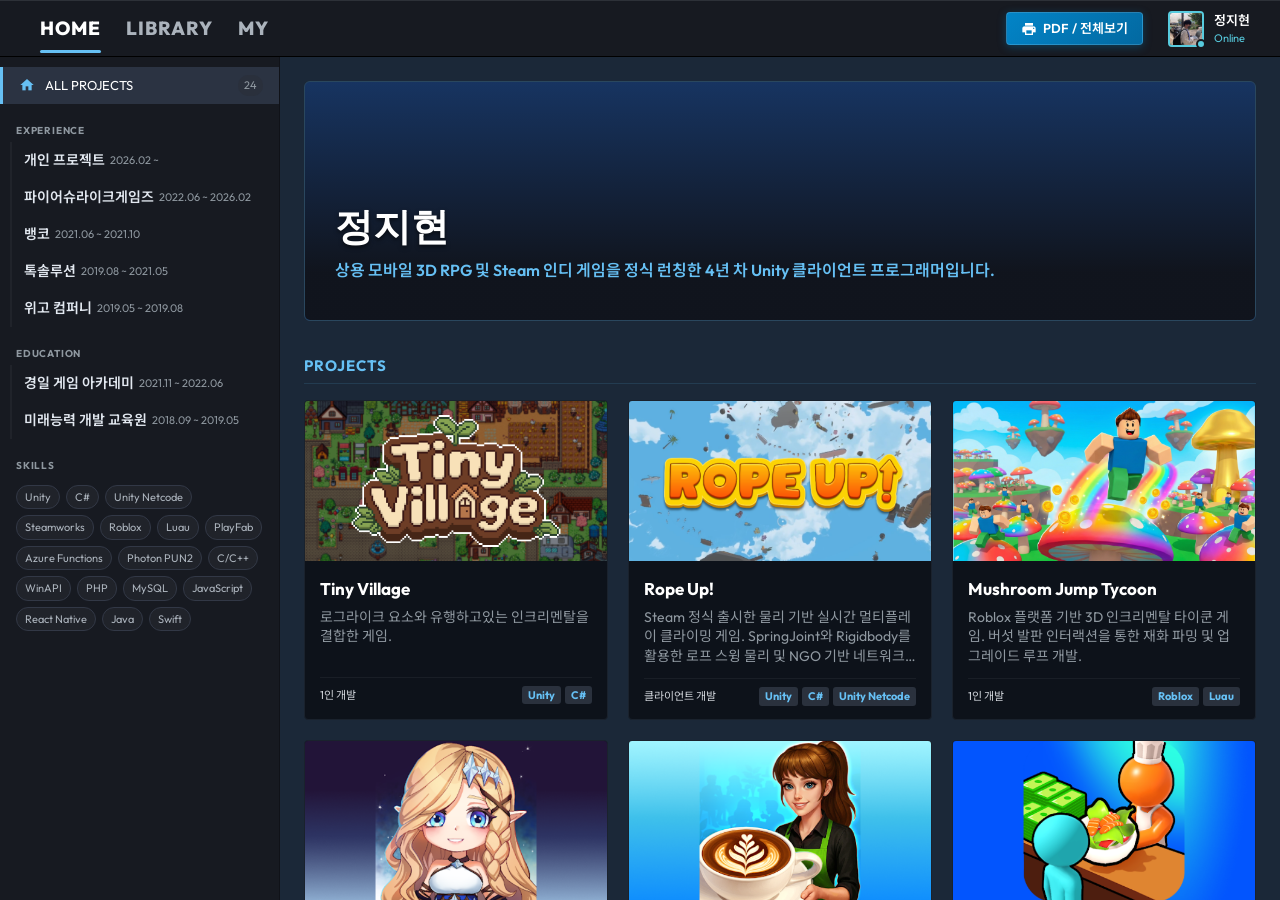
<file: index.html>
<!DOCTYPE html>
<html lang="ko">

<head>
    <meta http-equiv="Content-Type" content="text/html; charset=UTF-8">
    <meta name="viewport" content="width=device-width, initial-scale=1">
    <title>정지현 포트폴리오</title>

    <!-- Google Fonts for Premium Gaming/Tech Aesthetics -->
    <link rel="preconnect" href="https://fonts.googleapis.com">
    <link rel="preconnect" href="https://fonts.gstatic.com" crossorigin>
    <link
        href="https://fonts.googleapis.com/css2?family=Noto+Sans+KR:wght@300;400;500;700&family=Outfit:wght@300;400;600;800&display=swap"
        rel="stylesheet">
    <link rel="stylesheet" href="https://fonts.googleapis.com/icon?family=Material+Icons">

    <!-- Styles -->
    <link href="css/bootstrap.min.css" rel="stylesheet">
    <link href="css/style.css?v=2" rel="stylesheet">

    <!-- Scripts -->
    <script src="js/jquery.min.js"></script>
    <script src="js/bootstrap.min.js" type="text/javascript"></script>
    <script src="js/projects_data.js?v=2"></script>
    <script src="js/script.js?v=3"></script>
    <link rel="shortcut icon" href="favicon.ico">
</head>

<body>
    <div id="steam-app">
        <!-- ############ Steam Header / Top Bar ############ -->
        <header id="steam-header">


            <!-- Navigation Area -->
            <div class="steam-nav-bar">
                <!-- Navigation Arrows -->
                <!-- <div class="steam-arrows">
                    <button class="nav-arrow-btn" id="btn-back" onclick="historyBack()" disabled>
                        <i class="material-icons">arrow_back</i>
                    </button>
                    <button class="nav-arrow-btn" id="btn-forward" onclick="historyForward()" disabled>
                        <i class="material-icons">arrow_forward</i>
                    </button>
                </div> -->

                <!-- Main Tabs -->
                <nav class="steam-nav-tabs">
                    <span class="nav-tab active" data-target="store">HOME</span>
                    <span class="nav-tab" data-target="library">LIBRARY</span>
                    <span class="nav-tab" data-target="about">MY</span>
                </nav>

                <!-- PDF / All-in-One Page Link -->
                <a href="print.html" class="btn-pdf-view" title="한눈에 스크롤 전체보기 및 PDF 인쇄">
                    <i class="material-icons">print</i>
                    <span>PDF / 전체보기</span>
                </a>

                <!-- Profile Badge -->
                <div class="steam-profile-badge" onclick="switchTab('about')">
                    <div class="avatar-container">
                        <img src="assets/images/jjh2.jpg" alt="Profile Avatar" class="profile-avatar">
                        <span class="online-indicator"></span>
                    </div>
                    <div class="profile-info">
                        <span class="profile-name">정지현</span>
                        <div class="profile-status">
                            <!-- <span class="status-badge">Lv.96</span> -->
                            <span class="status-text" id="user-status-text">Online</span>
                        </div>
                    </div>
                </div>
            </div>
        </header>

        <!-- ############ Steam App Body ############ -->
        <main id="steam-body">
            <!-- LEFT SIDEBAR (Visible primarily in LIBRARY tab, but handles navigation) -->
            <aside id="steam-sidebar">
                <!-- <div class="sidebar-header">
                    <span class="sidebar-title">MY CAREER</span>
                    <div class="search-box-container">
                        <input type="text" id="search-input" placeholder="Search projects by name or stack..."
                            oninput="handleSearch()">
                        <i class="material-icons search-icon">search</i>
                    </div>
                </div> -->

                <div class="sidebar-scrollable">
                    <!-- Library Home Link -->
                    <div class="sidebar-item home-item active" onclick="showLibraryHome()">
                        <i class="material-icons sidebar-item-icon">home</i>
                        <span class="sidebar-item-name">ALL PROJECTS</span>
                        <span class="sidebar-count" id="all-projects-count">19</span>
                    </div>

                    <!-- Chronological Work Experience List -->
                    <div class="sidebar-group">
                        <div class="sidebar-group-title">EXPERIENCE</div>
                        <div class="sidebar-group-list" id="experience-list">
                            <!-- Dynamic Content Inserted by JS -->
                        </div>
                    </div>

                    <!-- Education Group -->
                    <div class="sidebar-group">
                        <div class="sidebar-group-title">EDUCATION</div>
                        <div class="sidebar-group-list" id="education-list">
                            <!-- Dynamic Content Inserted by JS -->
                        </div>
                    </div>

                    <!-- Technical Tech Stack Filters -->
                    <div class="sidebar-group">
                        <div class="sidebar-group-title">SKILLS</div>
                        <div class="sidebar-group-list tech-filter-list" id="tech-filters">
                            <!-- Dynamic Content Inserted by JS -->
                        </div>
                    </div>
                </div>
            </aside>

            <!-- RIGHT CONTENT AREA -->
            <section id="steam-content">

                <!-- 1. STORE PAGE (Introduction & Highlight Summary) -->
                <div class="content-panel active" id="store-page">
                    <div class="store-hero">
                        <div class="store-hero-overlay"></div>
                        <div class="store-hero-content">
                            <!-- <span class="store-badge">NEW RELEASE</span> -->
                            <h1>정지현</h1>
                            <!-- <p class="about-title-role">Client Game Developer & Software Engineer</p> -->
                            <p class="about-title-role">상용 모바일 3D RPG 및 Steam 인디 게임을 정식 런칭한 4년 차 Unity 클라이언트 프로그래머입니다.
                            </p>
                            <!-- <div class="store-hero-actions">
                                <button class="btn-steam-primary" onclick="switchTab('library')">
                                    <i class="material-icons">play_arrow</i> 라이브러리 가기 (프로젝트 감상)
                                </button>
                                <button class="btn-steam-secondary" onclick="copyEmail()">
                                    <i class="material-icons">email</i> 이메일 복사하기
                                </button>
                            </div> -->
                        </div>
                    </div>

                    <!-- Featured Section -->
                    <div class="store-section">
                        <h2 class="store-section-title">PROJECTS</h2>
                        <div class="featured-grid" id="store-featured-projects">
                            <!-- JS inserts featured items here -->
                        </div>
                    </div>

                    <!-- Store Main Columns -->
                    <div class="store-section">
                        <div class="row">
                            <!-- Left Column: About Me Intro -->
                            <!-- <div class="col-lg-8">
                                <div class="store-panel-card">
                                    <h3>ABOUT ME</h3>
                                    <p class="intro-long-text">
                                        안녕하세요! 코딩이 즐거운 개발자 <strong>정지현</strong>입니다.<br>
                                        2019년부터 다양한 모바일 앱과 웹 개발, 하이브리드 앱과 백엔드 서버 개발을 시작으로, 현재는 유니티(Unity) 엔진을 활용한 3D 방치형
                                        RPG,
                                        하이퍼 캐주얼 게임 및 스팀 출시작까지 아우르는 <strong>클라이언트 & 서버 개발자</strong>로 활약하고 있습니다.
                                    </p>
                                    <p class="intro-long-text">
                                        문제를 끝까지 해결하려는 끈기와 새로운 기술을 빠르게 습득하는 학습 능력을 강점으로 가지고 있습니다. 게임의 재미와 사용자 경험을 중요하게
                                        생각하며, 안정적이고 확장 가능한 시스템을 구현하기 위해 항상 더 나은 구조와 방법을 고민합니다.
                                    </p>
                                </div>
                            </div> -->
                            <!-- Right Column: Quick Contacts Info -->
                            <!-- <div class="col-lg-4">
                                <div class="store-panel-card side-info">
                                    <h3>GAME SPECS (기본 정보)</h3>
                                    <ul class="spec-list">
                                        <li><strong>이름:</strong> 정지현</li>
                                        <li><strong>생년월일:</strong> 96.11.25 (<span class="dynamic-age"></span>세)</li>
                                        <li><strong>연락처:</strong> 010-8990-4721</li>
                                        <li><strong>이메일:</strong> <span class="click-email-text"
                                                onclick="copyEmail()">wjdwlgus96@gmail.com</span></li>
                                        <li><strong>거주지:</strong> 서울 성동구 성수동</li>
                                        <li><strong>주요 분야:</strong> Game Client, Server, Mobile App</li>
                                    </ul>
                                </div>
                            </div> -->
                        </div>
                    </div>
                </div>

                <!-- 2. LIBRARY HOME (Projects Grid Layout) -->
                <div class="content-panel" id="library-home">
                    <!-- Library Controls Header -->
                    <div class="library-header">
                        <div class="library-title-bar">
                            <h2>All Projects (<span id="filtered-projects-count">19</span>)</h2>
                            <div class="library-display-options">
                                <button class="display-btn active" id="display-grid"
                                    onclick="setLibraryDisplay('grid')">
                                    <i class="material-icons">grid_on</i> Grid
                                </button>
                                <button class="display-btn" id="display-list" onclick="setLibraryDisplay('list')">
                                    <i class="material-icons">view_list</i> List
                                </button>
                            </div>
                        </div>

                        <!-- Active filters tracker -->
                        <div class="active-filters-tracker" id="active-filters-container" style="display: none;">
                            <span class="filter-label">Active Filters:</span>
                            <span id="active-filters-badges"></span>
                            <span class="clear-filters-btn" onclick="clearAllFilters()">Clear All</span>
                        </div>
                    </div>

                    <!-- Projects Grid Container -->
                    <div class="projects-grid-view" id="projects-container">
                        <!-- Dynamic Grid Cards Inserted by JS -->
                    </div>
                </div>

                <!-- 3. PROJECT DETAIL PAGE (Detailed View for Single Project) -->
                <div class="content-panel" id="project-details">
                    <!-- Detail Hero Banner -->
                    <div class="detail-hero" id="detail-banner">
                        <div class="detail-hero-overlay"></div>
                        <div class="detail-hero-content">
                            <!-- <span class="detail-project-type" id="detail-type">Commercial Game</span> -->
                            <h1 id="detail-title">Rope Up!</h1>
                            <div class="detail-actions">
                                <a href="#" target="_blank" class="btn-play" id="detail-play-btn">
                                    <i class="material-icons">play_arrow</i> PLAY NOW
                                </a>
                                <a href="#" target="_blank" class="btn-github" id="detail-github-btn">
                                    <img src="assets/icons/github.svg" class="github-icon-white" alt="GitHub"> SOURCE
                                    CODE
                                </a>
                            </div>
                        </div>
                    </div>

                    <!-- Details Content Grid -->
                    <div class="detail-layout">
                        <!-- Left Block: Game Overview, Video, and Responsibilities -->
                        <div class="detail-main">
                            <!-- Description Block -->
                            <div class="detail-card">
                                <h3>ABOUT THIS PROJECT</h3>
                                <p class="project-desc-text" id="detail-description">프로젝트 상세 설명글이 위치합니다.</p>
                            </div>

                            <!-- Youtube Trailer Embed Container -->
                            <div class="detail-media" id="detail-media-container">
                                <!-- Dynamic iframe or video element -->
                            </div>

                            <!-- Screenshot Carousel (Google Play Style) -->
                            <div class="screenshot-carousel-wrapper" id="screenshot-carousel" style="display: none;">
                                <h3 class="screenshot-carousel-title">SCREENSHOTS</h3>
                                <div class="screenshot-carousel-viewport">
                                    <button class="carousel-nav-btn carousel-prev" id="carousel-prev-btn"
                                        onclick="carouselScroll(-1)">
                                        <i class="material-icons">chevron_left</i>
                                    </button>
                                    <div class="screenshot-carousel-track" id="screenshot-track">
                                        <!-- Dynamic screenshot images inserted by JS -->
                                    </div>
                                    <button class="carousel-nav-btn carousel-next" id="carousel-next-btn"
                                        onclick="carouselScroll(1)">
                                        <i class="material-icons">chevron_right</i>
                                    </button>
                                    <!-- <div class="carousel-indicators" id="carousel-indicators"> -->
                                    <!-- Dynamic dot indicators -->
                                    <!-- </div> -->
                                </div>
                            </div>

                            <!-- Responsibilities Block -->
                            <div class="detail-card">
                                <h3>KEY DEVELOPMENTS</h3>
                                <ul class="responsibilities-list" id="detail-responsibilities">
                                    <!-- Dynamic points loaded by JS -->
                                </ul>
                            </div>

                            <!-- System Requirements (System specs) -->
                            <!-- <div class="detail-card system-reqs" id="technical-section">
                                <h3>Technical</h3>
                                <ul class="responsibilities-list" id="detail-technical">
                                    
                                </ul>
                            </div> -->
                        </div>

                        <!-- Right Block: Sidebar Game Specs & Achievements -->
                        <div class="detail-side">
                            <!-- Game Info Spec -->
                            <div class="detail-card spec-card">
                                <h3>PROJECT DETAILS</h3>
                                <table class="detail-spec-table">
                                    <tr>
                                        <td>Release Period</td>
                                        <td id="detail-spec-period">2025.03 ~ 2026.05</td>
                                    </tr>
                                    <!-- <tr>
                                        <td>Developer</td>
                                        <td>Elpoco (정지현)</td>
                                    </tr> -->
                                    <tr>
                                        <td>Platforms</td>
                                        <td id="detail-spec-platforms">
                                            <!-- Icons -->
                                        </td>
                                    </tr>
                                    <tr>
                                        <td>Tech Stack</td>
                                        <td id="detail-spec-tech">
                                            <!-- Tags -->
                                        </td>
                                    </tr>
                                </table>
                            </div>

                            <!-- Achievements Block (도전 과제) -->
                            <div class="detail-card achievements-card" id="achievements-section">
                                <h3>ACHIEVEMENTS</h3>
                                <div class="achievements-grid" id="detail-achievements">
                                    <!-- Dynamic achievements badges loaded by JS -->
                                </div>
                            </div>
                        </div>
                    </div>

                    <!-- Back to library button -->
                    <div class="detail-footer-nav text-center py-4">
                        <button class="btn-steam-secondary" onclick="showLibraryHome()">
                            <i class="material-icons">arrow_back</i> Back to Projects Library
                        </button>
                    </div>
                </div>

                <!-- 4. COMPANY DETAIL PAGE (Experience/Education Details) -->
                <div class="content-panel" id="company-details">
                    <div class="company-header-banner">
                        <div class="company-banner-overlay"></div>
                        <div class="company-header-info">
                            <!-- <span class="company-tag" id="company-type-label">COMPANY</span> -->
                            <h1 id="company-name">파이어슈라이크게임즈</h1>
                            <span class="company-period" id="company-period">2022.06 ~ 2026.01</span>
                        </div>
                    </div>

                    <div class="company-body">
                        <div class="row">
                            <div class="col-lg-8">
                                <div class="store-panel-card">
                                    <h3>ROLE & RESPONSIBILITIES</h3>
                                    <h4 class="company-role-title" id="company-role">유니티 클라이언트 및 서버 개발</h4>
                                    <p class="company-desc" id="company-description">회사에 대한 상세 설명 및 전반적인 업무 요약이 위치합니다.
                                    </p>
                                </div>
                            </div>
                            <div class="col-lg-4">
                                <div class="store-panel-card side-info" id="company-quick-specs">
                                    <h3>OVERVIEW SPECS</h3>
                                    <ul class="spec-list">
                                        <li><strong>소속:</strong> <span id="spec-company-title">파이어슈라이크게임즈</span>
                                        </li>
                                        <li><strong>기간:</strong> <span id="spec-company-period">43개월 (약 3년
                                                7개월)</span></li>
                                        <li><strong>역할:</strong> <span id="spec-company-role">풀스택 클라이언트 프로그래머</span>
                                        </li>
                                    </ul>
                                </div>
                            </div>
                        </div>

                        <!-- Projects Under This Company -->
                        <div class="store-section mt-5">
                            <h3 class="store-section-title">PROJECTS</h3>
                            <div class="projects-grid-view" id="company-projects-container">
                                <!-- Cards inserted by JS -->
                            </div>
                        </div>
                    </div>
                </div>

                <!-- 5. COMMUNITY PAGE (Skills & General Achievements) -->
                <div class="content-panel" id="community-page">
                    <div class="community-banner">
                        <div class="community-banner-overlay"></div>
                        <div class="community-banner-content">
                            <h1>COMMUNITY ACTIVITY Showcase</h1>
                            <p>개발자 정지현의 핵심 보유 기술 및 전체 프로젝트 도전 과제(업적)를 통합하여 표시합니다.</p>
                        </div>
                    </div>

                    <!-- Skills Matrix -->
                    <div class="store-section">
                        <h2 class="store-section-title">TECHNICAL INVENTORY (보유 기술 스택)</h2>
                        <div class="skills-grid" id="community-skills-list">
                            <!-- Skill Cards loaded by JS -->
                        </div>
                    </div>

                    <!-- Cumulative Achievements -->
                    <div class="store-section">
                        <h2 class="store-section-title">CUMULATIVE ACHIEVEMENTS (통합 도전 과제)</h2>
                        <div class="all-achievements-grid" id="community-achievements-list">
                            <!-- All project achievements listed in grid -->
                        </div>
                    </div>
                </div>

                <!-- 6. ABOUT ME FULL RESUME PAGE -->
                <div class="content-panel" id="about-page">
                    <div class="about-header">
                        <img src="assets/images/jjh2.jpg" alt="정지현 사진" class="about-photo">
                        <div class="about-header-text">
                            <h1>정지현</h1>
                            <!-- <p class="about-title-role">Client Game Developer & Software Engineer</p> -->
                            <p class="about-quote">"게임의 재미와 사용자 경험을 중요하게 생각하며, 안정적이고 확장 가능한 시스템을 구현하기 위해 항상 더 나은 구조와 방법을
                                고민합니다."</p>
                        </div>
                    </div>

                    <div class="row mt-4">

                        <div class="col-md-8">
                            <div class="store-panel-card">
                                <h3>ABOUT ME</h3>
                                <p class="intro-long-text">
                                    안녕하세요! 코딩이 즐거운 개발자 <strong>정지현</strong>입니다.<br>
                                    2019년부터 다양한 모바일 앱과 웹 개발, 하이브리드 앱과 백엔드 서버 개발을 시작으로, 현재는 유니티(Unity) 엔진을 활용한 3D 방치형
                                    RPG,
                                    하이퍼 캐주얼 게임 및 스팀 출시작까지 아우르는 <strong>클라이언트 개발자</strong>로 활약하고 있습니다.
                                </p>
                                <p class="intro-long-text">
                                    문제를 끝까지 해결하려는 끈기와 새로운 기술을 빠르게 습득하는 학습 능력을 강점으로 가지고 있습니다. 게임의 재미와 사용자 경험을 중요하게
                                    생각하며, 안정적이고 확장 가능한 시스템을 구현하기 위해 항상 더 나은 구조와 방법을 고민합니다.
                                </p>
                            </div>
                        </div>

                        <div class="col-md-4">
                            <div class="store-panel-card">
                                <h3>CONTACT PROFILE</h3>
                                <ul class="spec-list">
                                    <li><i class="material-icons info-icon-small">place</i> <strong>Location:</strong>
                                        서울 성동구 성수동</li>
                                    <li><i class="material-icons info-icon-small">cake</i> <strong>Age:</strong>
                                        96.11.25 (<span class="dynamic-age"></span>세)</li>
                                    <li><i class="material-icons info-icon-small">phone</i> <strong>Phone:</strong>
                                        010-8990-4721</li>
                                    <li><i class="material-icons info-icon-small">email</i> <strong>Email:</strong>
                                        <span class="click-email-text" onclick="copyEmail()">wjdwlgus96@gmail.com</span>
                                    </li>
                                    <!-- <li><i class="material-icons info-icon-small">code</i> <strong>GitHub:</strong> <a
                                            href="https://github.com/Elpoco" target="_blank">github.com/Elpoco</a></li> -->
                                    <!-- <li><i class="material-icons info-icon-small">language</i> <strong>Portfolio:</strong>
                                        <a href="https://elpoco.github.io/Portfolio/"
                                            target="_blank">elpoco.github.io/Portfolio/</a>
                                    </li> -->
                                    <!-- <li><i class="material-icons info-icon-small">rss_feed</i> <strong>Blog:</strong> <a
                                            href="https://elpoco.tistory.com" target="_blank">elpoco.tistory.com</a>
                                    </li> -->
                                </ul>
                            </div>
                        </div>
                    </div>

                    <div class="store-section text-center py-4">
                        <a href="print.html" class="btn-steam-primary px-4 py-3"
                            style="font-size: 14px; text-decoration: none; display: inline-flex; align-items: center; gap: 8px;">
                            <i class="material-icons">description</i> 전체 프로젝트 한눈에 보기 & PDF 인쇄
                        </a>
                    </div>
                </div>

            </section>
        </main>
    </div>
</body>

</html>
</file>
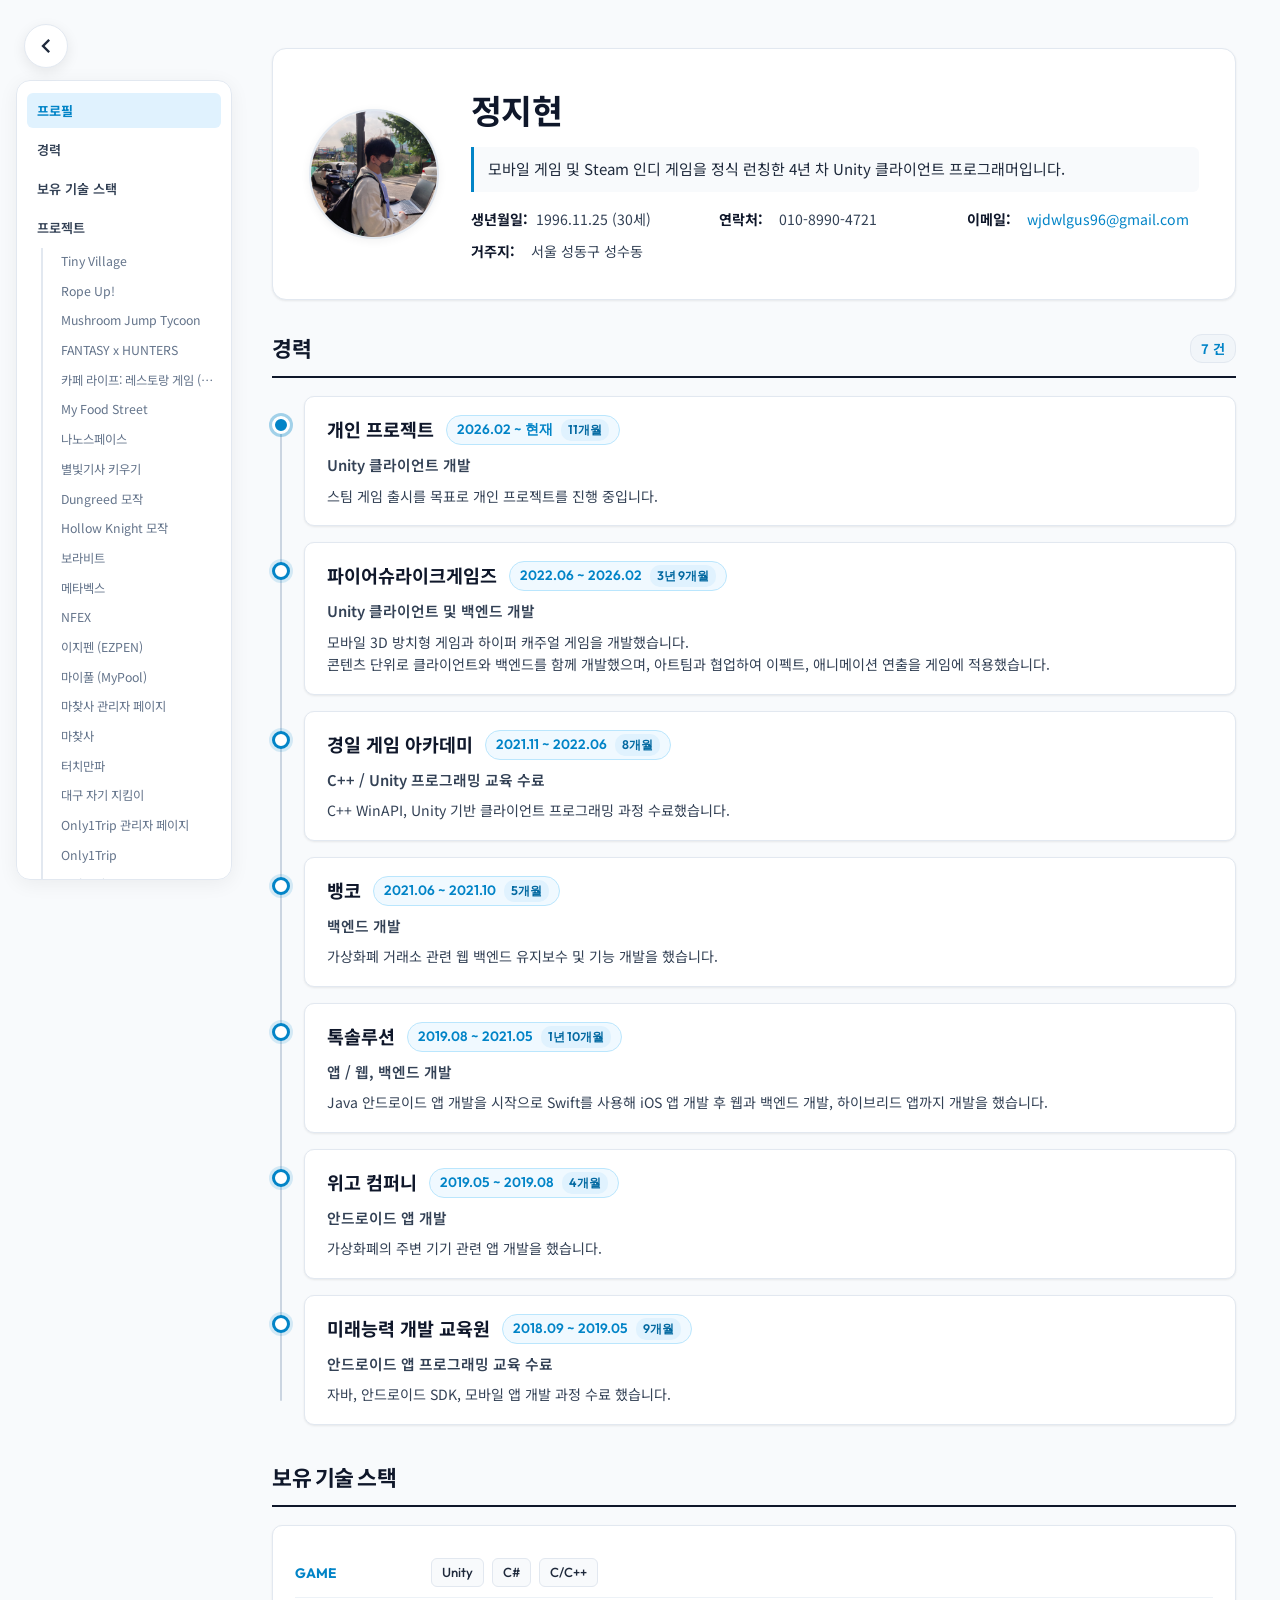
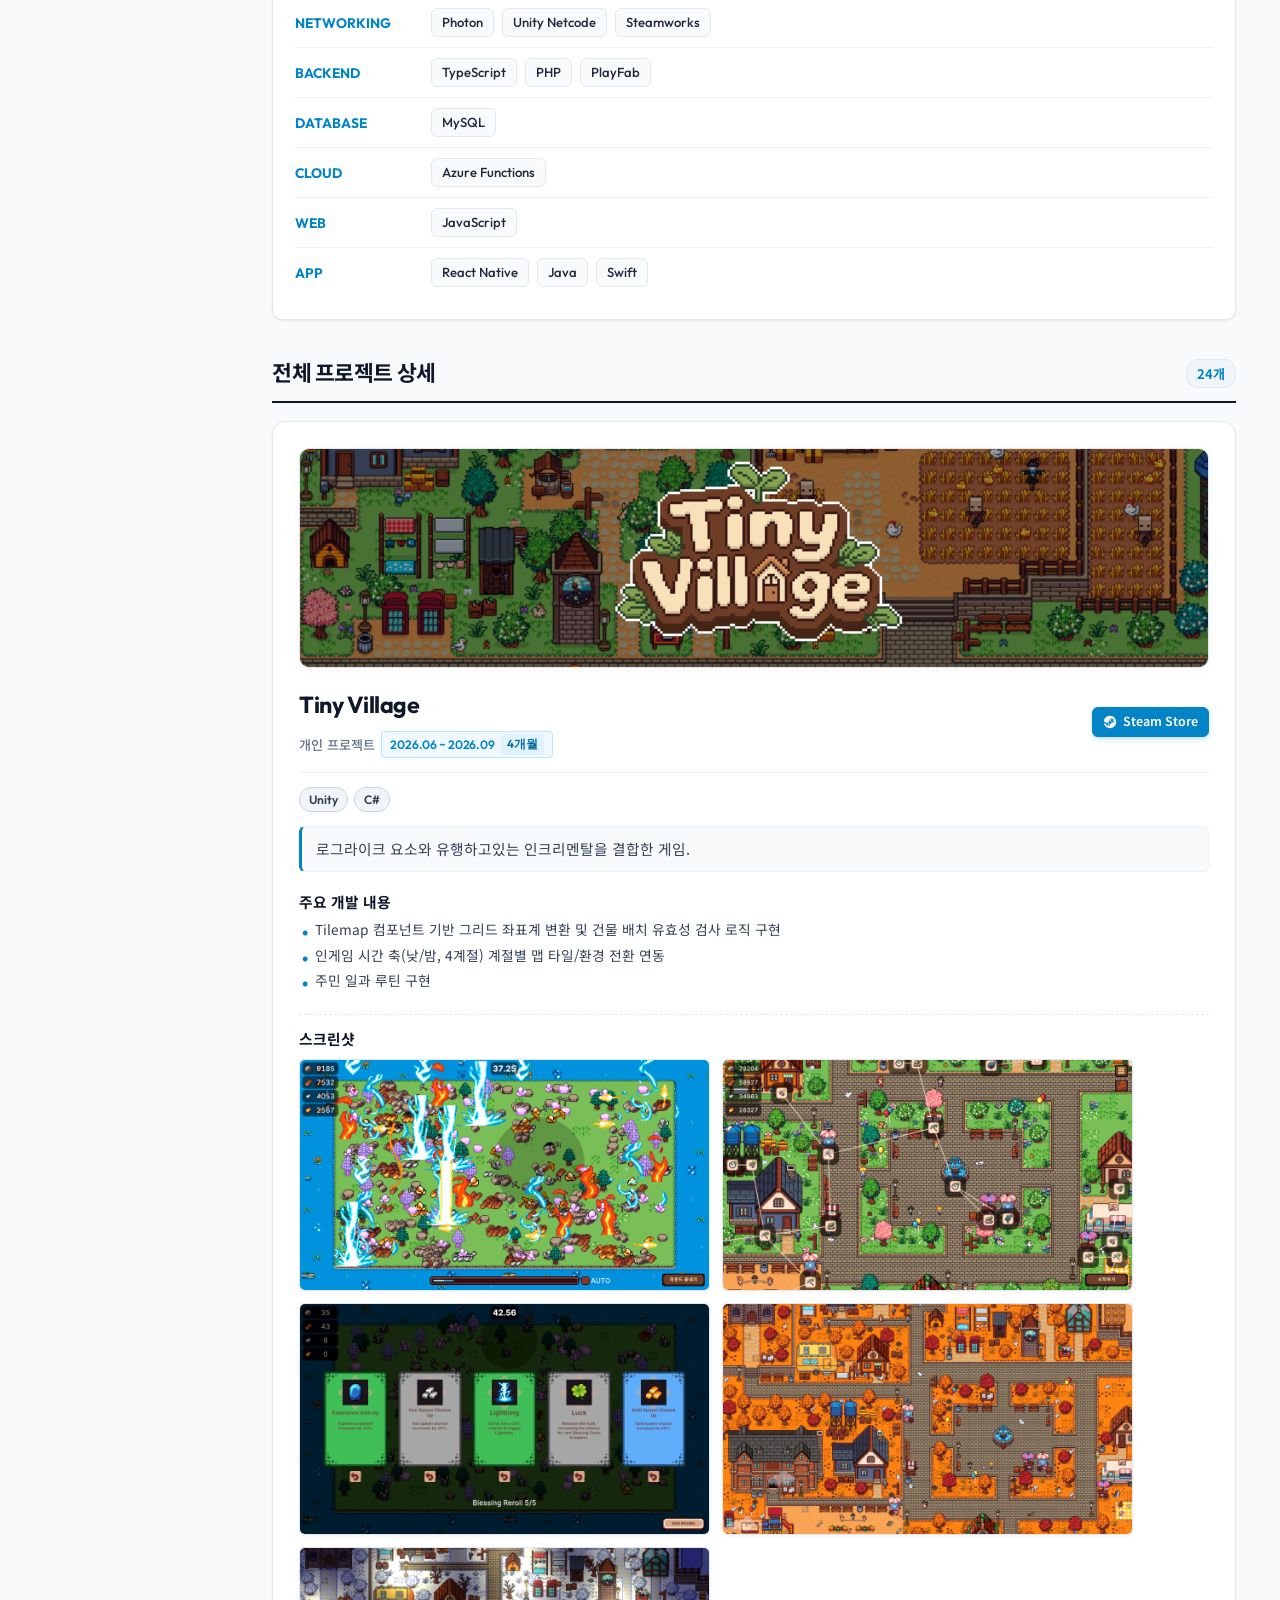
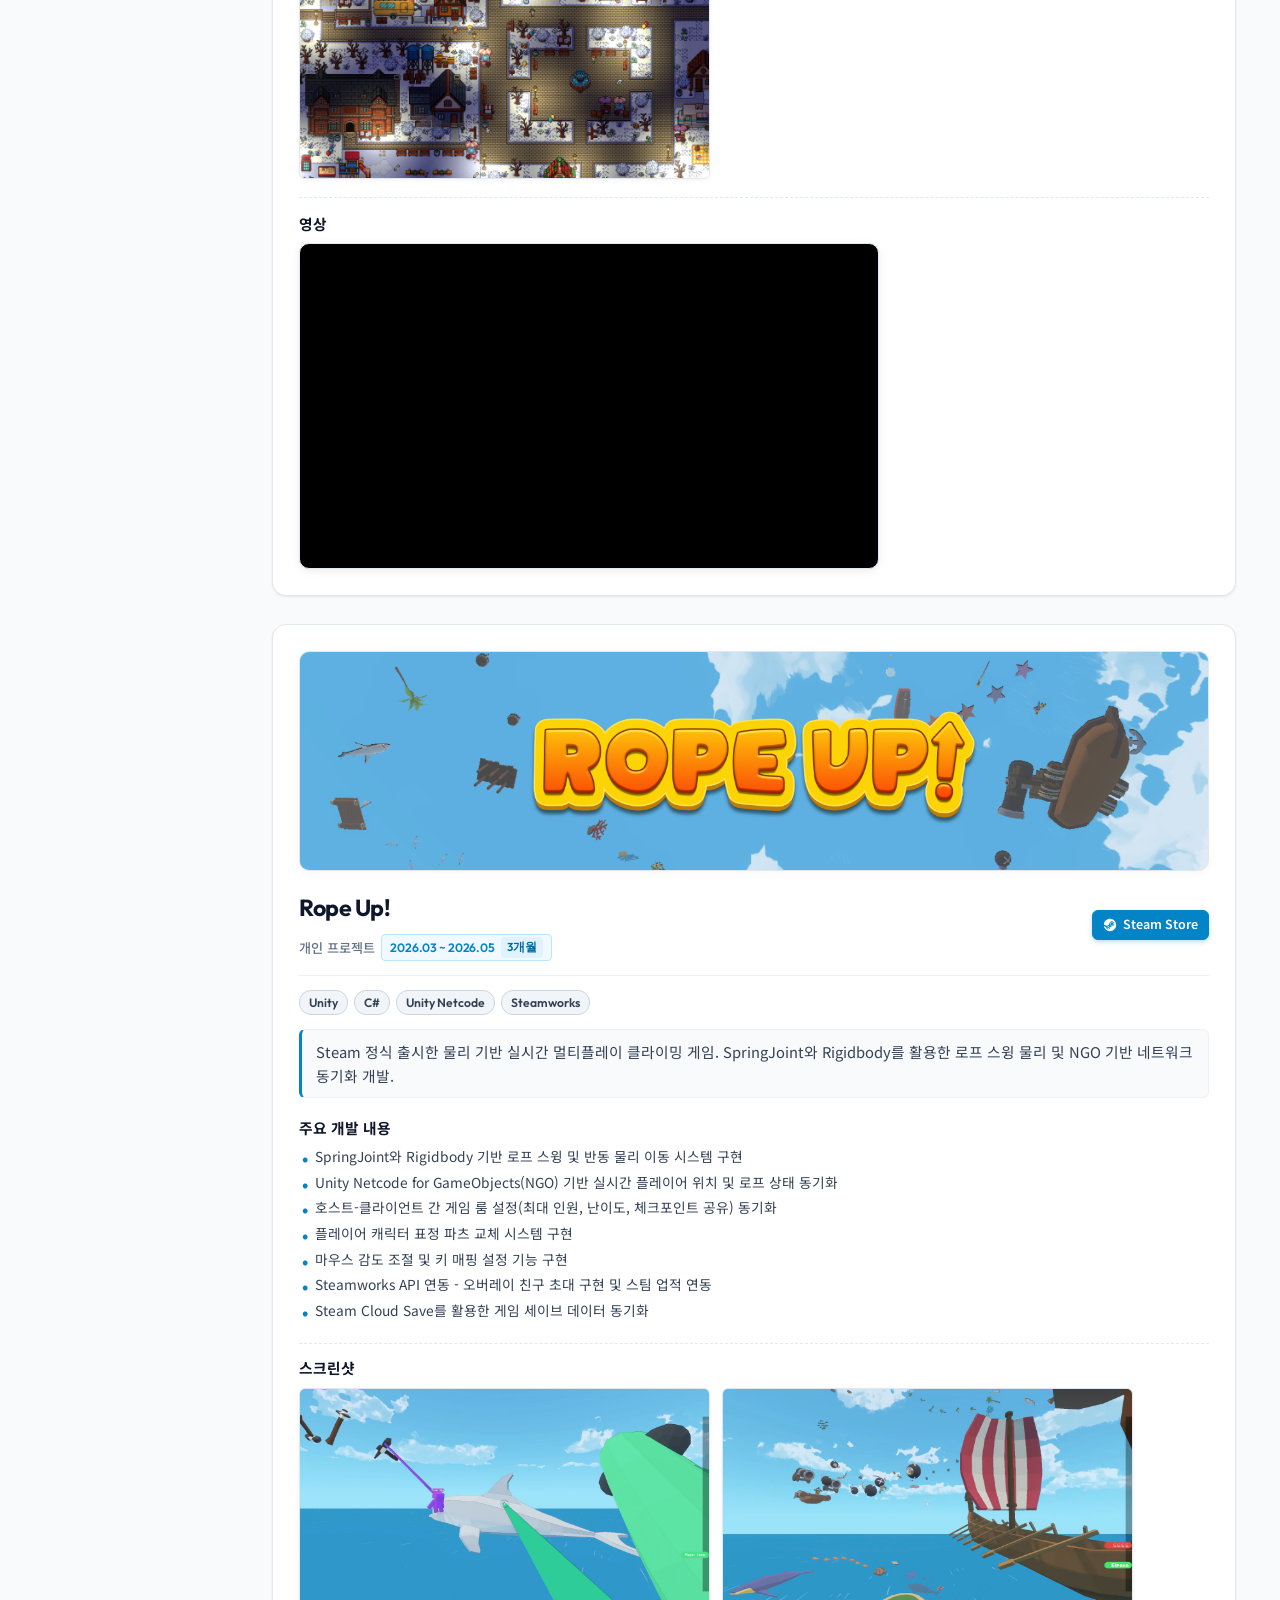
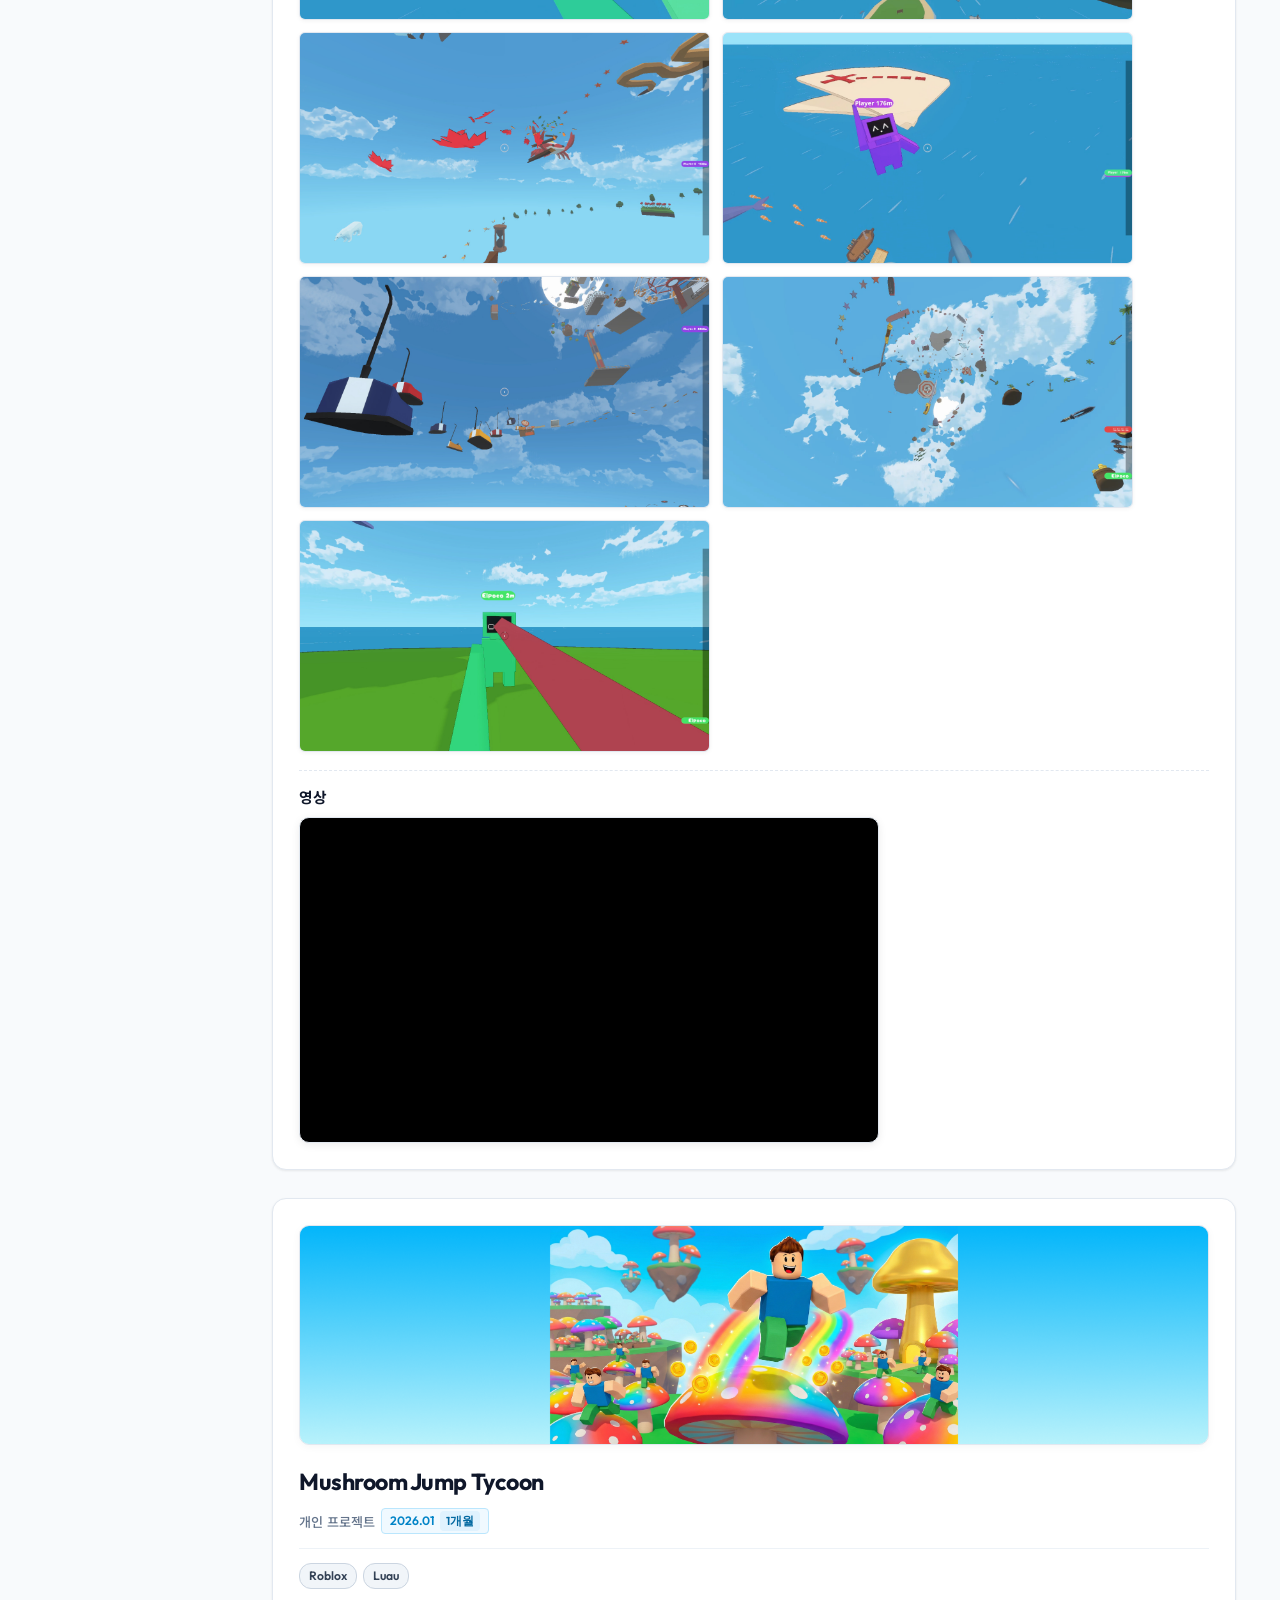
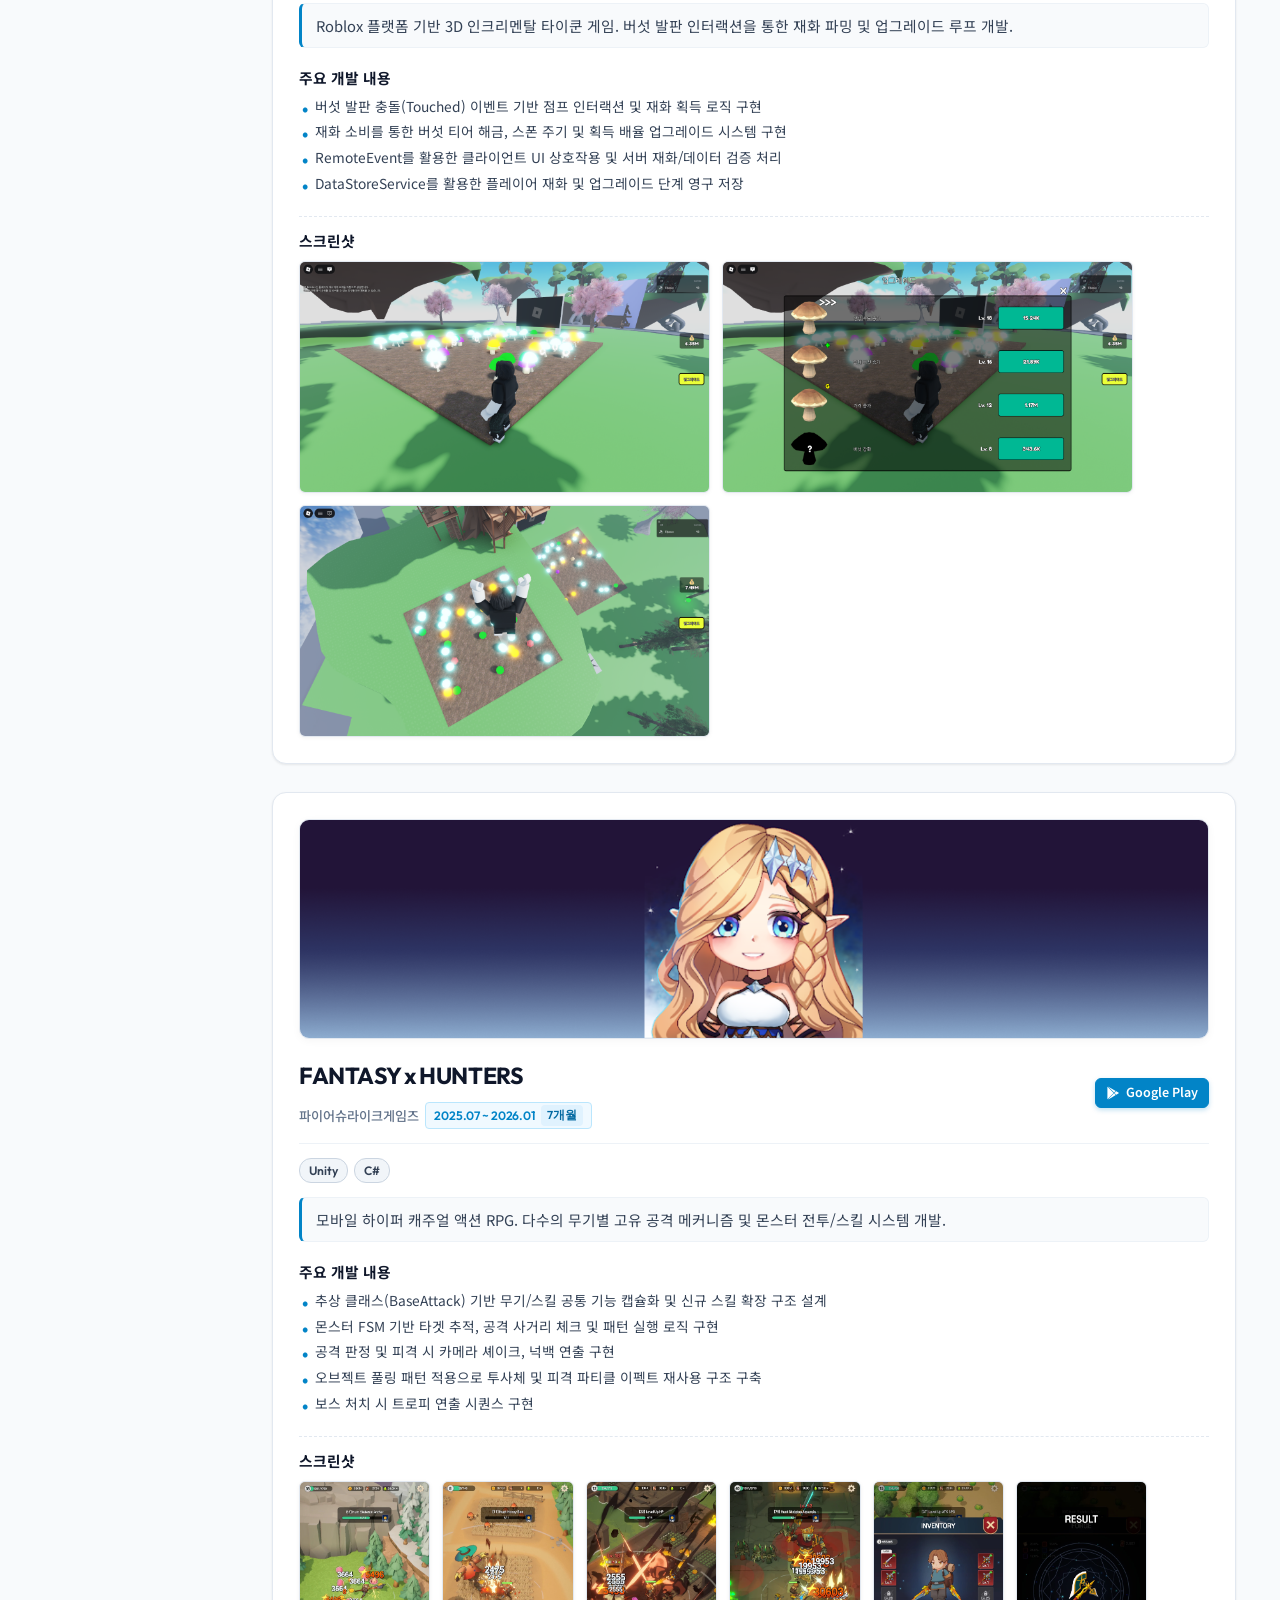
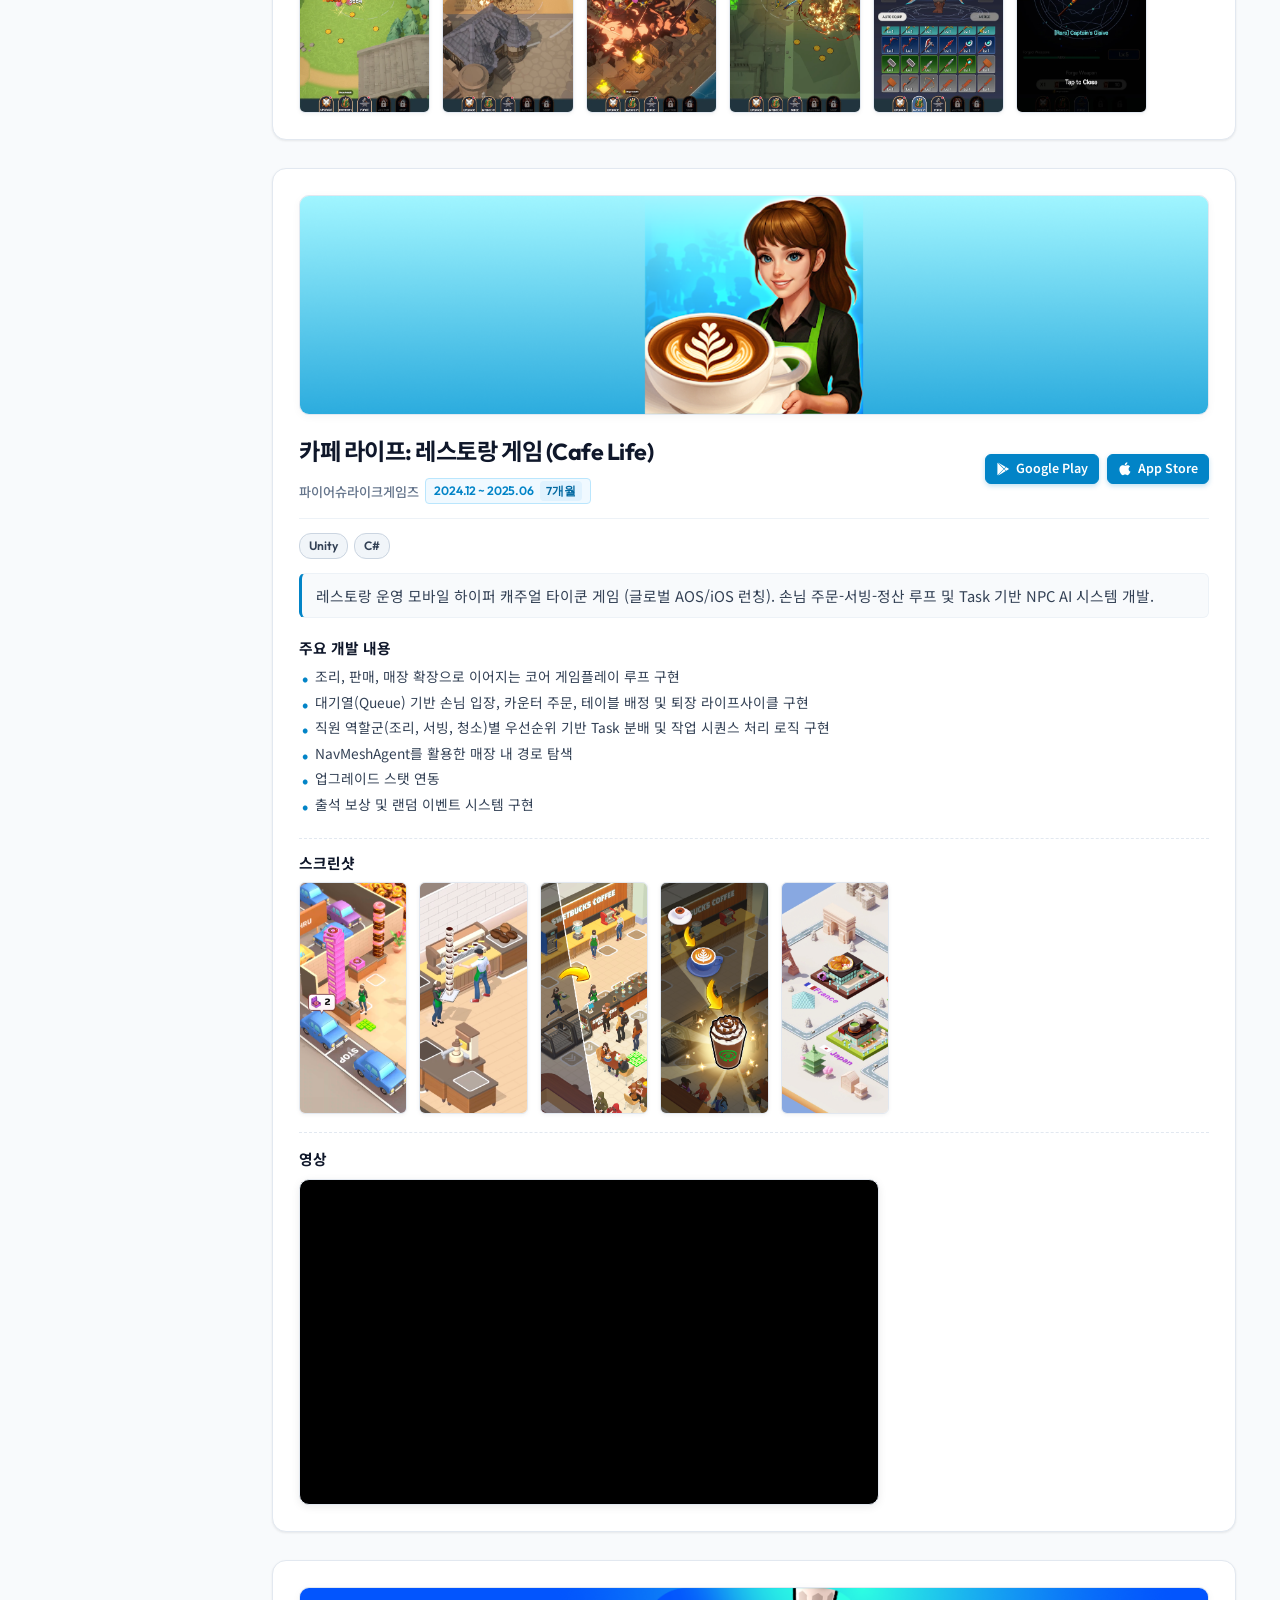
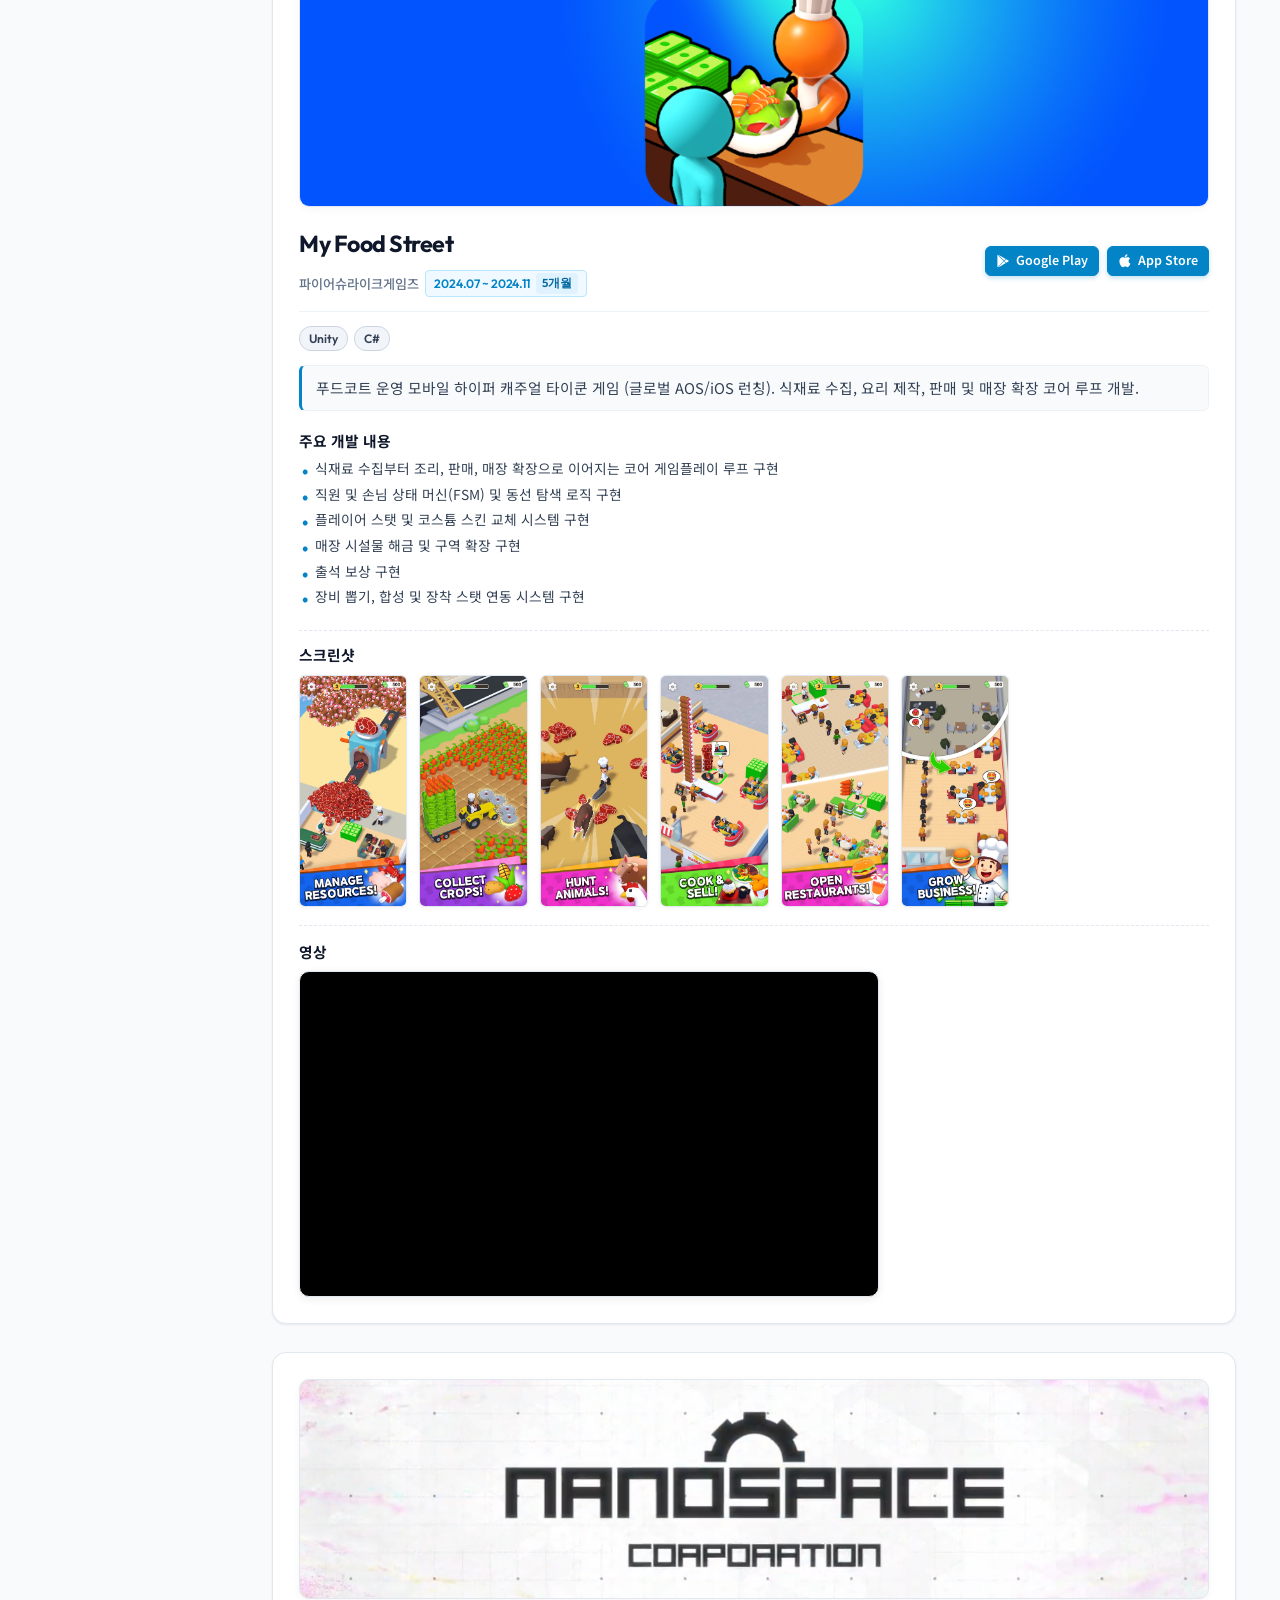
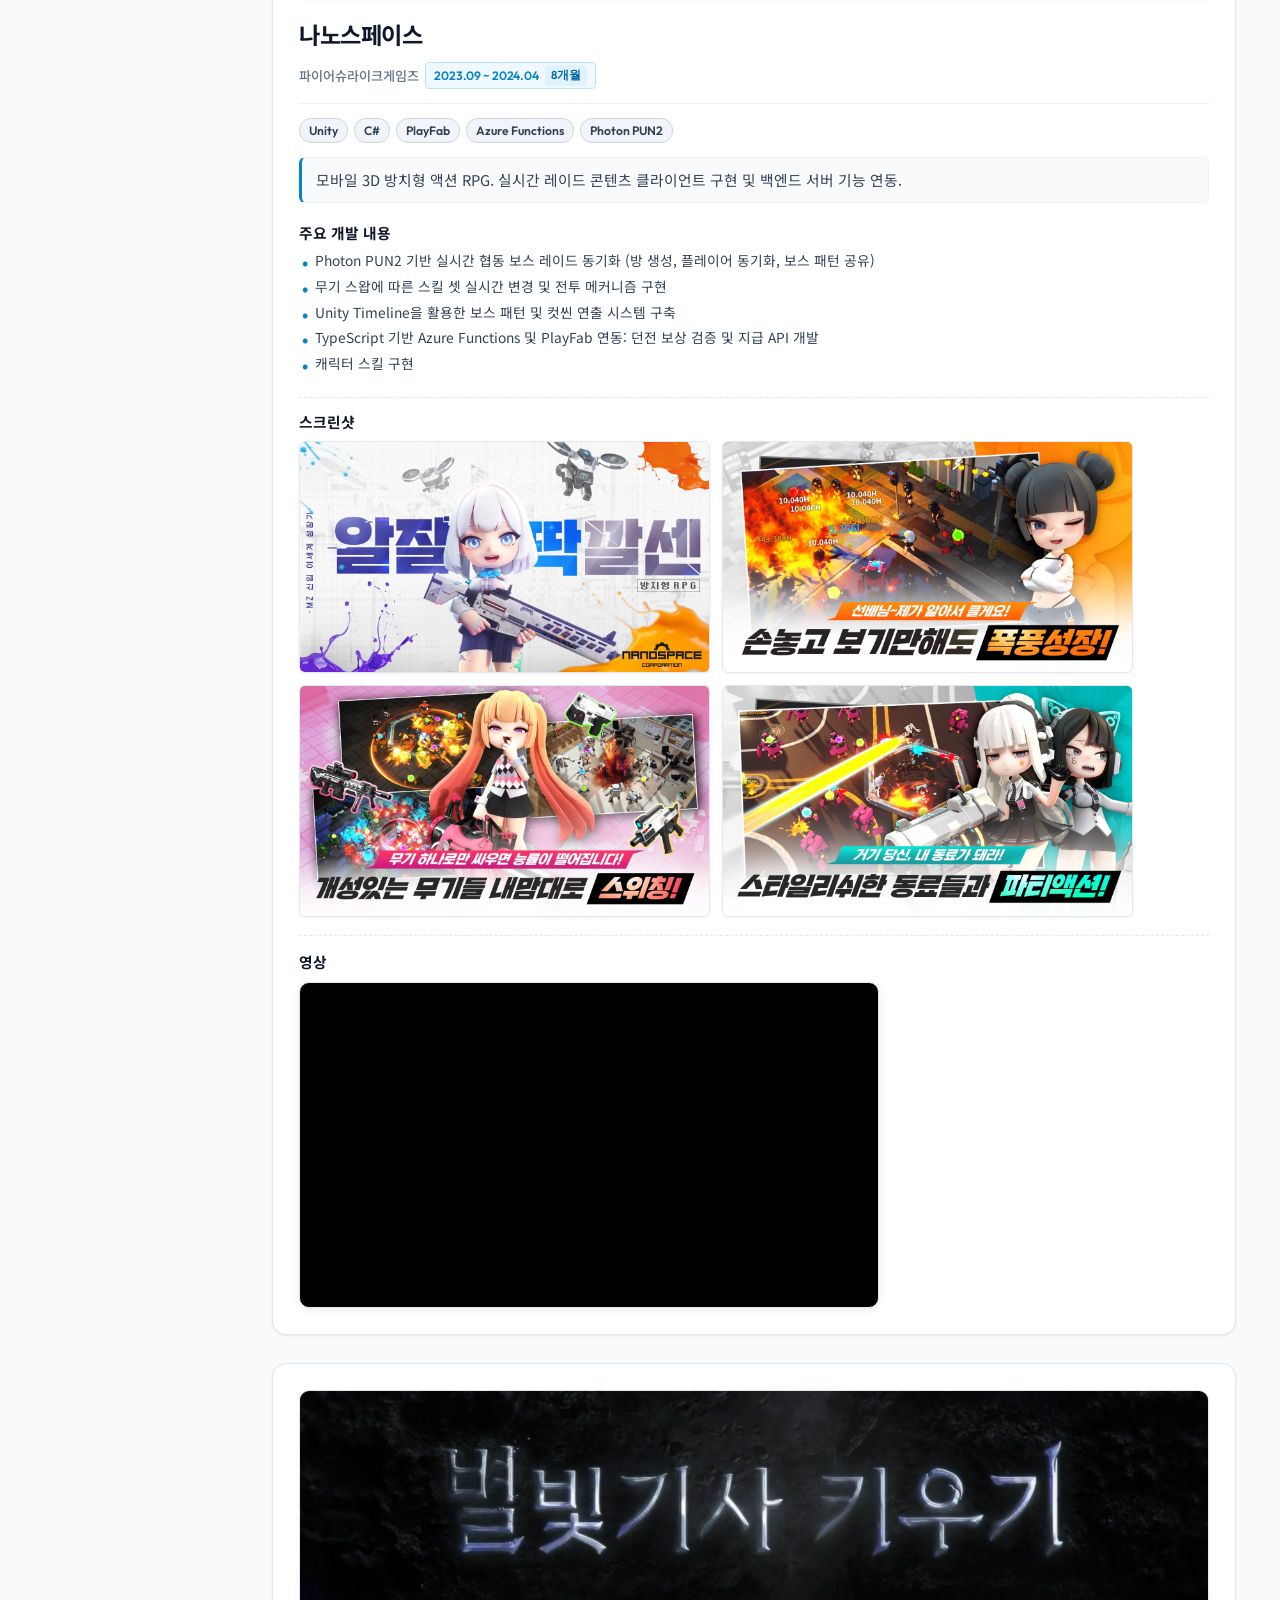
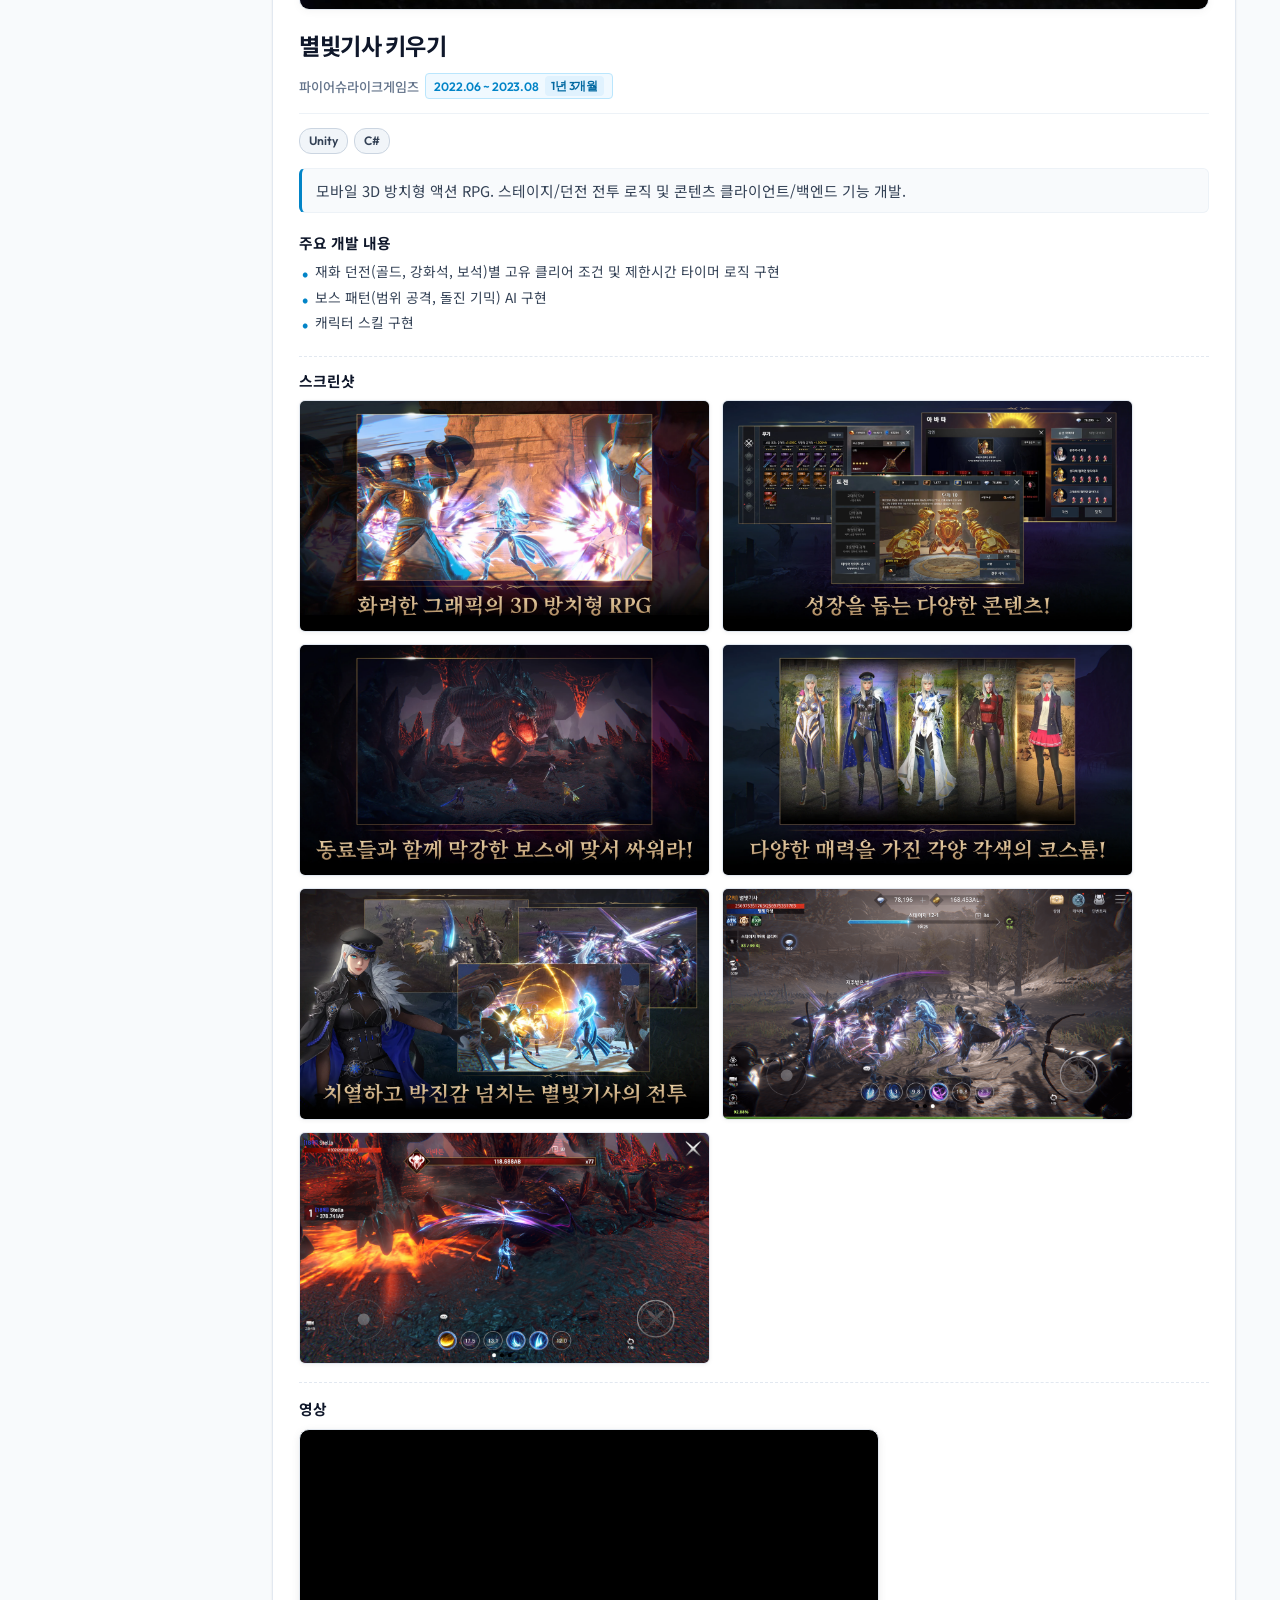
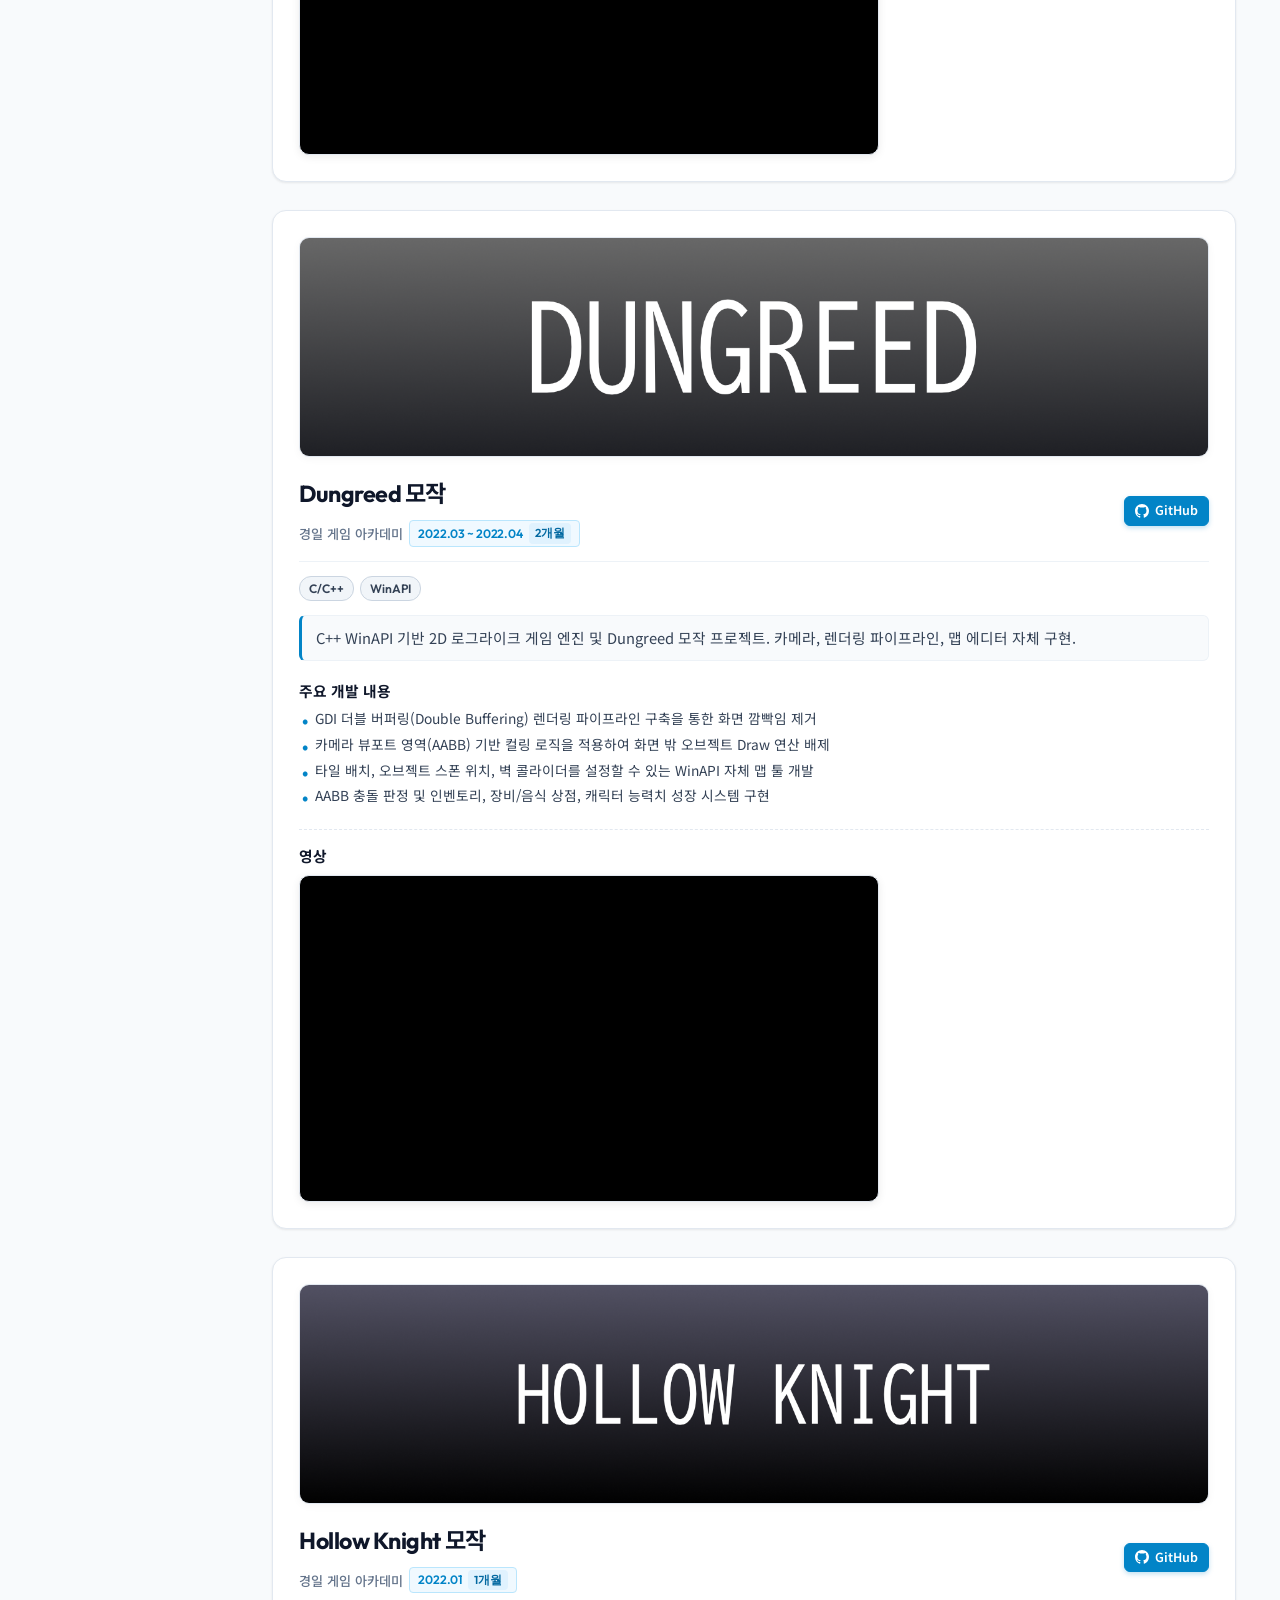
<file: print.html>
<!DOCTYPE html>
<html lang="ko">

<head>
    <meta charset="UTF-8">
    <meta name="viewport" content="width=device-width, initial-scale=1.0">
    <title>정지현 포트폴리오 - 전체 상세 & PDF 인쇄</title>
    <meta name="description" content="클라이언트 게임 개발자 정지현의 전체 프로젝트 상세 및 PDF 인쇄용 원페이지 포트폴리오입니다.">

    <!-- Google Fonts -->
    <link rel="preconnect" href="https://fonts.googleapis.com">
    <link rel="preconnect" href="https://fonts.gstatic.com" crossorigin>
    <link
        href="https://fonts.googleapis.com/css2?family=Noto+Sans+KR:wght@300;400;500;700&family=Outfit:wght@300;400;600;700;800&display=swap"
        rel="stylesheet">
    <link rel="stylesheet" href="https://fonts.googleapis.com/icon?family=Material+Icons">

    <!-- Styles -->
    <link rel="stylesheet" href="css/print-view.css?v=13">
    <link rel="shortcut icon" href="favicon.ico">

    <!-- Scripts -->
    <script src="js/jquery.min.js"></script>
    <script src="js/projects_data.js?v=3"></script>
    <script src="js/print_view.js?v=17"></script>
</head>

<body>
    <!-- Steam 모드로 돌아가는 뒤로가기 버튼 (<) (Web Only - Hidden on Print) -->
    <a href="index.html" class="btn-back-steam no-print" title="돌아가기" aria-label="돌아가기">
        <i class="material-icons">chevron_left</i>
    </a>

    <!-- 목차 토글 버튼 (화면 너비가 좁을 때 활성화, Web Only - Hidden on Print) -->
    <button class="btn-toc-toggle no-print" id="btn-toc-toggle" title="목차 열기" aria-label="목차 열기">
        <i class="material-icons">format_list_bulleted</i>
    </button>
    <div class="toc-backdrop no-print" id="toc-backdrop"></div>

    <!-- 좌측 빠른 이동 목차 사이드바 (Web Only - Hidden on Print) -->
    <aside class="quick-nav-sidebar no-print" id="quick-nav-sidebar" aria-label="포트폴리오 목차">
        <!-- <div class="quick-nav-header">
            <div class="quick-nav-title">
                <i class="material-icons">toc</i>
                <span>목차</span>
            </div>
            <button class="quick-nav-close" id="quick-nav-close" title="목차 닫기" aria-label="목차 닫기">
                <i class="material-icons">close</i>
            </button>
        </div> -->
        <nav class="quick-nav-content" id="quick-nav-content">
            <!-- JS(print_view.js)에 의해 동적으로 경력/프로젝트 계층 목록이 렌더링됩니다 -->
        </nav>
    </aside>

    <!-- Main Portfolio Document Container -->
    <main class="portfolio-document">

        <!-- 1. Profile Section -->
        <header class="profile-section" id="profile">
            <div class="profile-avatar-wrapper">
                <img src="assets/images/jjh2.jpg" alt="정지현 프로필 사진" class="profile-avatar-img" id="profile-avatar">
            </div>

            <div class="profile-main-info">
                <div class="profile-header-top">
                    <div class="profile-title-group">
                        <h1 id="profile-name">정지현</h1>
                        <!-- <p class="profile-title-role">Client Game Developer & Software Engineer</p> -->
                    </div>

                    <!-- Web Portfolio Link Badge (Print / PDF Only) - 임시 비활성화 요청으로 숨김 처리 -->
                    <!--
                    <a href="https://elpoco.github.io/Portfolio/print.html" target="_blank"
                        class="print-portfolio-badge print-only" id="profile-web-badge" title="웹 포트폴리오 바로가기">
                        <div class="badge-icon">
                            <i class="material-icons">language</i>
                        </div>
                        <div class="badge-content">
                            <span class="badge-sub">웹 포트폴리오</span>
                            <span class="badge-url"
                                id="profile-web-url">https://elpoco.github.io/Portfolio/print.html</span>
                        </div>
                        <i class="material-icons badge-arrow">open_in_new</i>
                    </a>
                    -->
                </div>

                <p class="profile-quote" id="profile-tech-summary">
                    상용 모바일 3D RPG 및 Steam 인디 게임을 정식 런칭한 4년 차 Unity 클라이언트 프로그래머입니다.
                </p>

                <div class="profile-contact-grid">
                    <div class="contact-item">
                        <!-- <i class="material-icons">cake</i> -->
                        <strong>생년월일:</strong> <span id="profile-birth-age">1996.11.25</span>
                    </div>
                    <div class="contact-item">
                        <!-- <i class="material-icons">phone</i> -->
                        <strong>연락처:</strong> <span id="profile-phone">010-8990-4721</span>
                    </div>
                    <div class="contact-item">
                        <!-- <i class="material-icons">email</i> -->
                        <strong>이메일:</strong> <a href="mailto:wjdwlgus96@gmail.com"
                            id="profile-email">wjdwlgus96@gmail.com</a>
                    </div>
                    <div class="contact-item">
                        <!-- <i class="material-icons">place</i> -->
                        <strong>거주지:</strong> <span id="profile-address">서울 성동구 성수동</span>
                    </div>
                    <!-- <div class="contact-item">
                        <i class="material-icons">code</i>
                        <strong>GitHub:</strong> <a href="https://github.com/Elpoco" target="_blank"
                            id="profile-github">github.com/Elpoco</a>
                    </div> -->
                    <!-- <div class="contact-item" id="profile-blog-item">
                        <i class="material-icons">rss_feed</i>
                        <strong>Blog:</strong> <a href="https://elpoco.tistory.com" target="_blank"
                            id="profile-blog">elpoco.tistory.com</a>
                    </div> -->
                </div>
            </div>
        </header>

        <!-- 2. Experience & Education Section -->
        <section class="section-container" id="experience">
            <div class="section-header">
                <h2 class="section-title">
                    <!-- <i class="material-icons">work_history</i> -->
                    경력
                </h2>
                <span class="section-count-badge" id="exp-count-badge"></span>
            </div>

            <div class="experience-timeline" id="experience-timeline-container">
                <!-- Rendered dynamically by JS -->
            </div>
        </section>

        <!-- 3. Technical Skills Section -->
        <section class="section-container" id="skills">
            <div class="section-header">
                <h2 class="section-title">
                    보유 기술 스택
                </h2>
            </div>

            <div class="skills-container" id="skills-inventory-container">
                <!-- Rendered dynamically by JS -->
            </div>
        </section>

        <!-- 4. Projects Section (Chronological: Newest to Oldest) -->
        <section class="section-container" id="projects">
            <div class="section-header">
                <h2 class="section-title">
                    전체 프로젝트 상세
                </h2>
                <span class="section-count-badge" id="projects-total-count"></span>
            </div>

            <div class="projects-chronological-list" id="projects-chronological-container">
                <!-- Rendered dynamically by JS (Sorted chronologically newest first) -->
            </div>
        </section>

        <!-- Footer -->
        <footer class="print-footer">
            <!-- <p>© <span id="current-year">2026</span> Jeong Ji-hyeon. All rights reserved. | Game Client Developer
                Portfolio</p> -->
            <p>정지현 : 010-8990-4721</p>
            <p>감사합니다.</p>
        </footer>

    </main>

    <script>
        document.getElementById("current-year").textContent = new Date().getFullYear();
    </script>
</body>

</html>
</file>
<file: css/style.css>
/* ==========================================================================
   Steam Client Dark Theme - Portfolio Style Sheet
   ========================================================================== */

/* Custom Font Face fallback */
@font-face {
    font-family: notoMedium;
    src: url('../assets/fonts/NotoSansCJKkr-Medium.otf');
}

@font-face {
    font-family: notoRegular;
    src: url('../assets/fonts/NotoSansCJKkr-Regular.otf');
}

/* CSS variables for theme tokens */
:root {
    --bg-app: #1b2838;
    /* Steam Deep Navy Grey */
    --bg-sidebar: #171a21;
    /* Dark Charcoal */
    --bg-header: #171a21;
    --bg-footer: #171a21;
    --bg-card: #0d121a;
    /* Darker card backgrounds */
    --bg-card-hover: #1e2837;
    --bg-panel: #202d39;
    /* Steel blue panel background */
    --accent-blue: #66c0f4;
    /* Steam Sky Blue */
    --text-primary: #d1d5db;
    /* Light gray */
    --text-muted: #8f98a0;
    /* Gray blue */
    --steam-green: #5c7e10;
    /* Steam Green Play Button */
    --steam-green-hover: #789d14;
    --steam-blue-btn: #2a475e;
    --steam-blue-btn-hover: #3b5f7c;
    --border-color: #2a475e;
    --online-green: #57cbde;
    /* In-game teal/green */
    --offline-gray: #8f98a0;
    /* Offline gray */
}

/* General Reset & Layout */
* {
    box-sizing: border-box;
    margin: 0;
    padding: 0;
}

body {
    font-family: 'Outfit', 'Noto Sans KR', notoRegular, -apple-system, BlinkMacSystemFont, "Segoe UI", Roboto, sans-serif;
    background-color: var(--bg-app);
    color: var(--text-primary);
    overflow: hidden;
    /* Lock page scrolling, let internal panels scroll */
    height: 100vh;
    width: 100vw;
}

a {
    color: var(--accent-blue);
    text-decoration: none;
    transition: color 0.2s ease;
}

a:hover {
    color: #fff;
    text-decoration: underline;
}

ul {
    list-style-position: inside;
}


ol,
ul {
    padding-left: 0px;
}

/* Custom Scrollbar Styles (Steam Look) */
::-webkit-scrollbar {
    width: 10px;
    height: 10px;
}

::-webkit-scrollbar-track {
    background: #171a21;
}

::-webkit-scrollbar-thumb {
    background: #3d4450;
    border-radius: 5px;
    border: 2px solid #171a21;
}

::-webkit-scrollbar-thumb:hover {
    background: #4f5767;
}

/* ############ Steam App Main Wrapper ############ */
#steam-app {
    display: flex;
    flex-direction: column;
    height: 100vh;
    width: 100vw;
}

/* ############ Steam Header ############ */
#steam-header {
    background-color: var(--bg-header);
    border-bottom: 1px solid #000;
    flex-shrink: 0;
}

/* Window title bar */
.steam-window-bar {
    display: flex;
    justify-content: space-between;
    align-items: center;
    background-color: #101218;
    height: 28px;
    padding: 0 12px;
    font-size: 11px;
    color: #7a8288;
    user-select: none;
}

.steam-menu-links span {
    margin-right: 12px;
    cursor: pointer;
}

.steam-menu-links span:hover {
    color: #fff;
}

.steam-window-title {
    font-weight: 500;
    letter-spacing: 0.5px;
}

.steam-window-controls {
    display: flex;
    gap: 15px;
    font-size: 14px;
}

.win-btn {
    cursor: pointer;
}

.win-btn:hover {
    color: #fff;
}

.close-btn:hover {
    color: #f44336;
}

/* Navigation bar */
.steam-nav-bar {
    display: flex;
    align-items: center;
    justify-content: space-between;
    height: 56px;
    padding: 0 20px;
    background-color: #171a21;
    border-top: 1px solid #2d3138;
}

.steam-arrows {
    display: flex;
    gap: 8px;
    margin-right: 15px;
}

.nav-arrow-btn {
    background: #101218;
    border: 1px solid #2d3138;
    color: #5d6268;
    width: 32px;
    height: 32px;
    border-radius: 4px;
    display: flex;
    align-items: center;
    justify-content: center;
    cursor: pointer;
}

.nav-arrow-btn:not(:disabled) {
    color: var(--accent-blue);
    cursor: pointer;
}

.nav-arrow-btn:not(:disabled):hover {
    background: #252830;
    color: #fff;
}

.nav-arrow-btn .material-icons {
    font-size: 18px;
}

.steam-nav-tabs {
    display: flex;
    gap: 25px;
    font-size: 19px;
    font-weight: 800;
    letter-spacing: 1px;
    flex-grow: 1;
    margin-left: 20px;
}

.nav-tab {
    cursor: pointer;
    color: #abb3bc;
    position: relative;
    padding: 8px 0;
    transition: color 0.2s;
    user-select: none;
}

.nav-tab:hover {
    color: #fff;
}

.nav-tab.active {
    color: #fff;
}

.nav-tab.active::after {
    content: '';
    position: absolute;
    bottom: -2px;
    left: 0;
    right: 0;
    height: 3px;
    background-color: var(--accent-blue);
    border-radius: 2px;
}

/* Profile Badge */
.steam-profile-badge {
    display: flex;
    align-items: center;
    gap: 10px;
    cursor: pointer;
    padding: 4px 10px;
    border-radius: 4px;
    transition: background-color 0.2s;
}

.steam-profile-badge:hover {
    background-color: #242933;
}

.avatar-container {
    position: relative;
    width: 36px;
    height: 36px;
}

.profile-avatar {
    width: 36px;
    height: 36px;
    border-radius: 4px;
    border: 2px solid var(--online-green);
    object-fit: cover;
    transition: border-color 0.3s ease;
}

.profile-avatar.offline {
    border-color: var(--offline-gray);
}

.online-indicator {
    position: absolute;
    bottom: -2px;
    right: -2px;
    width: 10px;
    height: 10px;
    background-color: var(--online-green);
    border-radius: 50%;
    border: 2px solid #171a21;
    transition: background-color 0.3s ease;
}

.online-indicator.offline {
    background-color: var(--offline-gray);
}

.profile-info {
    display: flex;
    flex-direction: column;
}

.profile-name {
    font-size: 13px;
    font-weight: 600;
    color: #fff;
}

.profile-status {
    display: flex;
    align-items: center;
    gap: 5px;
    font-size: 11px;
}

.status-badge {
    background-color: #202d39;
    color: var(--accent-blue);
    padding: 0 4px;
    border-radius: 2px;
    font-weight: 600;
}

.status-text {
    color: var(--online-green);
    transition: color 0.3s ease;
}

.status-text.offline {
    color: var(--offline-gray);
}

/* ############ Steam App Body ############ */
#steam-body {
    display: flex;
    flex-direction: row;
    flex-grow: 1;
    overflow: hidden;
    /* Lock vertical page scroll */
}

/* ############ Left Sidebar (Chronological Career List) ############ */
#steam-sidebar {
    width: 280px;
    background-color: var(--bg-sidebar);
    border-right: 1px solid #101218;
    display: flex;
    flex-direction: column;
    flex-shrink: 0;
}

.sidebar-header {
    padding: 16px;
    border-bottom: 1px solid #20232a;
}

.sidebar-title {
    font-size: 12px;
    font-weight: 800;
    color: var(--text-muted);
    letter-spacing: 1px;
    display: block;
    margin-bottom: 8px;
}

.search-box-container {
    position: relative;
    width: 100%;
}

#search-input {
    width: 100%;
    background-color: #20232a;
    border: 1px solid #323846;
    color: #fff;
    font-size: 12px;
    padding: 6px 30px 6px 10px;
    border-radius: 4px;
    outline: none;
    transition: border-color 0.2s;
}

#search-input:focus {
    border-color: var(--accent-blue);
}

.search-icon {
    position: absolute;
    right: 8px;
    top: 50%;
    transform: translateY(-50%);
    font-size: 16px;
    color: var(--text-muted);
}

.sidebar-scrollable {
    flex-grow: 1;
    overflow-y: auto;
    padding: 10px 0;
}

/* Sidebar List Item Elements */
.sidebar-item {
    display: flex;
    align-items: center;
    padding: 8px 16px;
    cursor: pointer;
    font-size: 13px;
    color: #abb3bc;
    transition: background-color 0.15s, color 0.15s;
    user-select: none;
}

.sidebar-item:hover {
    background-color: #20232d;
    color: #fff;
}

.sidebar-item.active {
    background-color: #2b3342;
    color: #fff;
    border-left: 3px solid var(--accent-blue);
}

.sidebar-item-icon {
    font-size: 16px;
    margin-right: 10px;
    color: var(--text-muted);
}

.sidebar-item.active .sidebar-item-icon {
    color: var(--accent-blue);
}

.sidebar-item-name {
    flex-grow: 1;
    overflow: hidden;
    text-overflow: ellipsis;
    white-space: nowrap;
}

.sidebar-count {
    background-color: #2a303c;
    font-size: 11px;
    padding: 2px 6px;
    border-radius: 10px;
    color: var(--text-muted);
}

/* Sidebar Group Header Styles */
.sidebar-group {
    margin-top: 15px;
}

.sidebar-group-title {
    font-size: 10px;
    font-weight: 700;
    color: var(--text-muted);
    letter-spacing: 0.8px;
    padding: 4px 16px;
    text-transform: uppercase;
}

.sidebar-group-list {
    display: flex;
    flex-direction: column;
}

/* Sidebar Experience Specifics */
.sidebar-exp-item {
    padding: 8px 12px 8px 12px;
    border-left: 2px solid #20232a;
    margin-left: 10px;
}

.sidebar-exp-company {
    font-size: 14px;
    font-weight: 600;
    color: #e2e8f0;
}

.sidebar-exp-period {
    font-size: 11px;
    color: var(--text-muted);
    display: block;
    margin-left: 5px;
}

/* Sidebar Tech Tag Buttons list */
.tech-filter-list {
    flex-direction: row !important;
    flex-wrap: wrap;
    gap: 6px;
    padding: 8px 16px;
}

.tech-tag-filter {
    font-size: 11px;
    background-color: #20232a;
    border: 1px solid #323846;
    padding: 3px 8px;
    border-radius: 12px;
    color: #abb3bc;
    cursor: pointer;
    transition: all 0.2s;
}

.tech-tag-filter:hover {
    background-color: #2b303d;
    color: #fff;
}

.tech-tag-filter.active {
    background-color: var(--accent-blue);
    border-color: var(--accent-blue);
    color: #0d121a;
    font-weight: 600;
}

/* ############ Right Content Panel ############ */
#steam-content {
    flex-grow: 1;
    background-color: var(--bg-app);
    overflow-y: auto;
    position: relative;
}

/* Panel visibility controls */
.content-panel {
    display: none;
    padding: 24px;
    min-height: 100%;
}

.content-panel.active {
    display: block;
    animation: fadeIn 0.3s ease-out;
}

@keyframes fadeIn {
    from {
        opacity: 0;
        transform: translateY(4px);
    }

    to {
        opacity: 1;
        transform: translateY(0);
    }
}

/* ==========================================================================
   Panel 1: STORE / HOME PAGE STYLING
   ========================================================================== */
.store-hero {
    position: relative;
    border-radius: 6px;
    overflow: hidden;
    height: 240px;
    display: flex;
    align-items: flex-end;
    padding: 30px;
    margin-bottom: 24px;
    background: url('../assets/images/empty/banner.png') no-repeat center center;
    background-size: cover;
    border: 1px solid var(--border-color);
}

.store-hero-overlay {
    position: absolute;
    top: 0;
    left: 0;
    right: 0;
    bottom: 0;
    background: linear-gradient(to top, rgba(16, 18, 24, 0.95) 20%, rgba(27, 40, 56, 0.4) 100%);
}

.store-hero-content {
    position: relative;
    z-index: 10;
    max-width: 800px;
}

.store-badge {
    background-color: var(--accent-blue);
    color: #0d121a;
    font-size: 11px;
    font-weight: 800;
    padding: 3px 8px;
    border-radius: 3px;
    letter-spacing: 1px;
    display: inline-block;
    margin-bottom: 12px;
}

.store-hero h1 {
    font-family: 'Outfit', sans-serif;
    font-weight: 800;
    font-size: 38px;
    color: #fff;
    margin-bottom: 8px;
    text-shadow: 0 2px 4px rgba(0, 0, 0, 0.6);
}

.store-hero-sub {
    font-size: 15px;
    color: #c7d5e0;
    margin-bottom: 20px;
    line-height: 1.4;
    text-shadow: 0 1px 2px rgba(0, 0, 0, 0.6);
}

.store-hero-actions {
    display: flex;
    gap: 12px;
}

/* Premium Buttons styled like Steam UI */
.btn-steam-primary {
    background: linear-gradient(to right, #47690a, #5c7e10);
    border: none;
    color: #fff;
    padding: 10px 20px;
    border-radius: 3px;
    font-weight: 600;
    cursor: pointer;
    box-shadow: 0 2px 5px rgba(0, 0, 0, 0.3);
    display: inline-flex;
    align-items: center;
    gap: 8px;
    transition: background 0.2s;
}

.btn-steam-primary:hover {
    background: linear-gradient(to right, #58820c, #789d14);
    text-decoration: none;
}

.btn-steam-secondary {
    background: var(--steam-blue-btn);
    border: none;
    color: #fff;
    padding: 10px 20px;
    border-radius: 3px;
    font-weight: 600;
    cursor: pointer;
    box-shadow: 0 2px 5px rgba(0, 0, 0, 0.3);
    display: inline-flex;
    align-items: center;
    gap: 8px;
    transition: background 0.2s;
}

.btn-steam-secondary:hover {
    background: var(--steam-blue-btn-hover);
    color: #fff;
    text-decoration: none;
}

/* Sections and grids */
.store-section {
    margin-top: 36px;
}

.store-section-title {
    font-family: 'Outfit', sans-serif;
    font-size: 15px;
    font-weight: 700;
    letter-spacing: 1px;
    color: var(--accent-blue);
    border-bottom: 1px solid #233c51;
    padding-bottom: 8px;
    margin-bottom: 16px;
}

/* Featured/recommend grid cards */
.featured-grid {
    display: grid;
    grid-template-columns: repeat(auto-fill, minmax(280px, 1fr));
    gap: 20px;
}

.featured-card {
    background-color: var(--bg-card);
    border: 1px solid #1a222d;
    border-radius: 4px;
    overflow: hidden;
    cursor: pointer;
    transition: transform 0.2s, border-color 0.2s, box-shadow 0.2s;
    display: flex;
    flex-direction: column;
    height: 320px;
}

.featured-card:hover {
    transform: translateY(-4px);
    border-color: var(--accent-blue);
    box-shadow: 0 5px 15px rgba(102, 192, 244, 0.15);
    background-color: var(--bg-card-hover);
}

.featured-card-banner {
    height: 160px;
    width: 100%;
    object-fit: cover;
    background-color: #171a21;
}

.featured-card-body {
    padding: 15px;
    display: flex;
    flex-direction: column;
    flex-grow: 1;
}

.featured-card-title {
    font-size: 17px;
    font-weight: 700;
    color: #fff;
    margin-bottom: 6px;
    white-space: nowrap;
    overflow: hidden;
    text-overflow: ellipsis;
}

.featured-card-desc {
    font-size: 14px;
    color: var(--text-muted);
    line-height: 1.4;
    overflow: hidden;
    display: -webkit-box;
    -webkit-line-clamp: 3;
    -webkit-box-orient: vertical;
    margin-bottom: 12px;
    flex-grow: 1;
}

.featured-card-footer {
    display: flex;
    justify-content: space-between;
    align-items: center;
    border-top: 1px solid rgba(255, 255, 255, 0.05);
    padding-top: 8px;
    font-size: 11px;
}

.featured-card-tech {
    display: flex;
    gap: 4px;
}

.mini-tech-tag {
    background-color: #2a313d;
    color: var(--accent-blue);
    padding: 1px 6px;
    border-radius: 3px;
    font-size: 11px;
    font-weight: 700;
}

.featured-card-role {
    font-size: 11px;
}

/* Stat section */
.bg-gradient-row {
    background: linear-gradient(135deg, #101822 0%, #1c2b3e 100%);
    border-radius: 6px;
    border: 1px solid var(--border-color);
}

.stat-card {
    border-right: 1px dashed rgba(255, 255, 255, 0.08);
}

.stat-card:last-child {
    border-right: none;
}

.stat-value {
    display: block;
    font-family: 'Outfit', sans-serif;
    font-size: 32px;
    font-weight: 800;
    color: var(--accent-blue);
}

.stat-label {
    font-size: 12px;
    color: var(--text-muted);
    font-weight: 500;
}

/* Side Spec & Cards info */
.store-panel-card {
    background-color: #16202d;
    border: 1px solid var(--border-color);
    border-radius: 4px;
    padding: 24px;
    margin-bottom: 20px;
    height: 100%;
}

.store-panel-card h3 {
    font-size: 14px;
    font-weight: 700;
    letter-spacing: 0.8px;
    color: #fff;
    margin-bottom: 16px;
    border-bottom: 1px solid rgba(255, 255, 255, 0.05);
    padding-bottom: 8px;
}

.intro-long-text {
    font-size: 13.5px;
    line-height: 1.6;
    margin-bottom: 12px;
    color: #c7d5e0;
}

.spec-list {
    list-style: none;
}

.spec-list li {
    font-size: 13px;
    margin-bottom: 10px;
    border-bottom: 1px solid rgba(255, 255, 255, 0.03);
    padding-bottom: 8px;
    color: #c7d5e0;
}

.spec-list li strong {
    color: var(--text-muted);
    margin-right: 8px;
}

.click-email-text {
    color: var(--accent-blue);
    cursor: pointer;
    text-decoration: underline;
}

.click-email-text:hover {
    color: #fff;
}

/* ==========================================================================
   Panel 2: LIBRARY / PROJECT GRID VIEW STYLING
   ========================================================================== */
.library-header {
    margin-bottom: 20px;
}

.library-title-bar {
    display: flex;
    justify-content: space-between;
    align-items: center;
    border-bottom: 1px solid #202d39;
    padding-bottom: 12px;
}

.library-title-bar h2 {
    font-family: 'Outfit', sans-serif;
    font-size: 20px;
    font-weight: 700;
    color: #fff;
}

.library-display-options {
    display: flex;
    gap: 4px;
}

.display-btn {
    background-color: #1e222a;
    border: 1px solid #323846;
    color: var(--text-muted);
    font-size: 11px;
    padding: 4px 10px;
    border-radius: 3px;
    cursor: pointer;
    display: flex;
    align-items: center;
    gap: 4px;
}

.display-btn:hover {
    color: #fff;
    background-color: #2b303d;
}

.display-btn.active {
    background-color: var(--accent-blue);
    border-color: var(--accent-blue);
    color: #0d121a;
    font-weight: 600;
}

.display-btn.active .material-icons {
    color: #0d121a;
}

.display-btn .material-icons {
    font-size: 14px;
}

/* Active filters container */
.active-filters-tracker {
    display: flex;
    align-items: center;
    gap: 8px;
    margin-top: 10px;
    font-size: 11.5px;
    background-color: #141c24;
    padding: 6px 12px;
    border-radius: 4px;
}

.filter-label {
    color: var(--text-muted);
}

.active-filter-badge {
    background-color: var(--steam-blue-btn);
    color: #fff;
    padding: 2px 8px;
    border-radius: 10px;
    margin-right: 4px;
    display: inline-flex;
    align-items: center;
    gap: 4px;
}

.remove-filter-icon {
    font-size: 12px !important;
    cursor: pointer;
    color: var(--text-muted);
}

.remove-filter-icon:hover {
    color: #ff6b6b;
}

.clear-filters-btn {
    color: #ff6b6b;
    text-decoration: underline;
    cursor: pointer;
    margin-left: 8px;
}

/* Vertical game poster grid */
.projects-grid-view {
    display: grid;
    grid-template-columns: repeat(auto-fill, minmax(160px, 1fr));
    gap: 20px;
}

/* Grid layout poster cards */
.project-card {
    background-color: #0f141d;
    border: 1px solid #1a222c;
    border-radius: 4px;
    overflow: hidden;
    aspect-ratio: 2 / 3;
    cursor: pointer;
    position: relative;
    transition: transform 0.2s, border-color 0.2s, box-shadow 0.2s;
    display: flex;
    flex-direction: column;
}

.project-card:hover {
    transform: scale(1.01);
    border-color: var(--accent-blue);
    box-shadow: 0 6px 16px rgba(102, 192, 244, 0.25);
    z-index: 10;
}

.project-poster-img {
    width: 100%;
    height: 100%;
    object-fit: cover;
    background: linear-gradient(135deg, #16202d 0%, #101620 100%);
    position: absolute;
    top: 0;
    left: 0;
    transition: transform 0.3s;
}

.project-card:hover .project-poster-img {
    transform: scale(1.05);
}

/* Card hover panel containing title / info */
.project-card-overlay {
    position: absolute;
    bottom: 0;
    left: 0;
    right: 0;
    background: linear-gradient(to top, rgba(16, 18, 24, 0.95) 0%, rgba(16, 18, 24, 0.75) 50%, rgba(0, 0, 0, 0) 100%);
    padding: 15px 10px 10px 10px;
    z-index: 5;
    transform: translateY(0);
    transition: transform 0.2s;
}

.project-card-title {
    font-size: 13px;
    font-weight: 700;
    color: #fff;
    margin-bottom: 4px;
    text-shadow: 0 1px 2px #000;
    overflow: hidden;
    text-overflow: ellipsis;
    white-space: nowrap;
}

.project-card-meta {
    font-size: 10px;
    color: var(--accent-blue);
    font-weight: 600;
    display: block;
    margin-bottom: 6px;
}

.project-card-tech-badges {
    display: flex;
    flex-wrap: wrap;
    gap: 4px;
}

/* List display layout */
.projects-list-view {
    display: flex;
    flex-direction: column;
    gap: 10px;
}

.projects-list-view .project-card {
    aspect-ratio: auto;
    flex-direction: row;
    height: 60px;
    align-items: center;
    padding: 0 15px;
}

.projects-list-view .project-poster-img {
    position: static;
    width: 60px;
    height: 45px;
    object-fit: cover;
    border-radius: 2px;
}

.projects-list-view .project-card-overlay {
    position: static;
    background: none;
    padding: 0 0 0 15px;
    flex-grow: 1;
    display: flex;
    justify-content: space-between;
    align-items: center;
}

.projects-list-view .project-card-title {
    font-size: 15px;
    margin-bottom: 0;
}

.projects-list-view .project-card-meta {
    margin-bottom: 0;
    font-size: 12px;
}

/* ==========================================================================
   Panel 3: PROJECT DETAIL VIEW STYLING
   ========================================================================== */
.detail-hero {
    position: relative;
    height: 260px;
    border-radius: 6px;
    overflow: hidden;
    display: flex;
    align-items: flex-end;
    padding: 30px;
    margin-bottom: 24px;
    background-size: cover;
    background-position: center;
    border: 1px solid var(--border-color);
}

.detail-hero-overlay {
    position: absolute;
    top: 0;
    left: 0;
    right: 0;
    bottom: 0;
    background: linear-gradient(to top, rgba(16, 18, 24, 0.6) 10%, rgba(27, 40, 56, 0.3) 100%);
}

.detail-hero-content {
    position: relative;
    z-index: 10;
    width: 100%;
}

.detail-project-type {
    font-size: 11px;
    background-color: var(--accent-blue);
    color: #0d121a;
    padding: 2px 8px;
    border-radius: 3px;
    font-weight: 700;
    display: inline-block;
    margin-bottom: 8px;
}

.detail-hero h1 {
    font-family: 'Outfit', sans-serif;
    font-size: 32px;
    font-weight: 800;
    color: #fff;
    margin-bottom: 16px;
}

.detail-actions {
    display: flex;
    gap: 12px;
}

/* Big launch PLAY button */
.btn-play {
    background: linear-gradient(to right, #81b81c, #8bc214);
    color: #fff;
    font-size: 16px;
    font-weight: 800;
    padding: 12px 30px;
    border-radius: 4px;
    display: inline-flex;
    align-items: center;
    gap: 8px;
    box-shadow: 0 4px 10px rgba(0, 0, 0, 0.4);
    transition: background 0.2s, transform 0.1s;
}

.btn-play:hover {
    background: linear-gradient(to right, #91ce20, #97d315);
    text-decoration: none;
    transform: translateY(-1px);
    color: #fff;
}

.btn-play:active {
    transform: translateY(1px);
}

.btn-play .material-icons {
    font-size: 22px;
}

.btn-github {
    background-color: #2b3342;
    color: #c7d5e0;
    font-size: 14px;
    font-weight: 600;
    padding: 12px 20px;
    border-radius: 4px;
    display: inline-flex;
    align-items: center;
    gap: 8px;
    transition: background-color 0.2s;
    border: 1px solid #3d4656;
}

.btn-github:hover {
    background-color: #3d475c;
    color: #fff;
    text-decoration: none;
}

.github-icon-white {
    width: 18px;
    height: 18px;
    filter: invert(90%) sepia(5%) saturate(10%) hue-rotate(180deg) brightness(95%) contrast(90%);
}

/* Split detail layout */
.detail-layout {
    display: flex;
    gap: 24px;
}

.detail-main {
    flex-grow: 1;
    width: 60%;
    display: flex;
    flex-direction: column;
    gap: 20px;
}

.detail-side {
    width: 300px;
    flex-shrink: 0;
    display: flex;
    flex-direction: column;
    gap: 20px;
}

.detail-card {
    background-color: #16202d;
    border: 1px solid var(--border-color);
    border-radius: 4px;
    padding: 20px;
}

.detail-card h3 {
    font-size: 17px;
    font-weight: 700;
    letter-spacing: 0.8px;
    color: var(--accent-blue);
    margin-bottom: 14px;
    border-bottom: 1px solid rgba(255, 255, 255, 0.05);
    padding-bottom: 6px;
}

/* Youtube Embed style */
.detail-media {
    width: 100%;
    aspect-ratio: 16 / 9;
    background-color: #101218;
    border-radius: 4px;
    border: 1px solid var(--border-color);
    overflow: hidden;
}

.detail-media iframe {
    width: 100%;
    height: 100%;
    border: none;
}

/* ==========================================================================
   Screenshot Carousel (Google Play Style)
   ========================================================================== */
.screenshot-carousel-wrapper {
    margin-top: 20px;
    background-color: #16202d;
    border: 1px solid var(--border-color);
    border-radius: 4px;
    padding: 20px;
}

.screenshot-carousel-title {
    font-size: 17px;
    font-weight: 700;
    letter-spacing: 0.8px;
    color: var(--accent-blue);
    margin-bottom: 14px;
    border-bottom: 1px solid rgba(255, 255, 255, 0.05);
    padding-bottom: 6px;
}

.screenshot-carousel-viewport {
    position: relative;
    overflow: hidden;
    border-radius: 4px;
}

.screenshot-carousel-track {
    display: flex;
    gap: 12px;
    overflow-x: auto;
    scroll-behavior: smooth;
    scroll-snap-type: x mandatory;
    -webkit-overflow-scrolling: touch;
    scrollbar-width: none;
    padding: 4px 0;
}

.screenshot-carousel-track::-webkit-scrollbar {
    display: none;
}

.screenshot-carousel-track .screenshot-item {
    flex-shrink: 0;
    max-width: 85%;
    height: auto;
    max-height: 400px;
    border-radius: 6px;
    object-fit: contain;
    scroll-snap-align: start;
    border: 2px solid transparent;
    transition: border-color 0.2s, transform 0.2s, box-shadow 0.2s;
    background-color: #0d121a;
    cursor: pointer;
    user-select: none;
    -webkit-user-drag: none;
}

.screenshot-carousel-track .screenshot-item:hover {
    border-color: var(--accent-blue);
    transform: scale(1.02);
    box-shadow: 0 4px 16px rgba(102, 192, 244, 0.2);
}

/* Navigation Arrows */
.carousel-nav-btn {
    position: absolute;
    top: 50%;
    transform: translateY(-50%);
    z-index: 10;
    width: 40px;
    height: 40px;
    border-radius: 50%;
    border: none;
    background: rgba(13, 18, 26, 0.85);
    color: #fff;
    cursor: pointer;
    display: flex;
    align-items: center;
    justify-content: center;
    transition: background 0.2s, opacity 0.2s, transform 0.2s;
    box-shadow: 0 2px 8px rgba(0, 0, 0, 0.4);
    opacity: 0;
}

.screenshot-carousel-viewport:hover .carousel-nav-btn {
    opacity: 1;
}

.carousel-nav-btn:hover {
    background: rgba(102, 192, 244, 0.3);
    transform: translateY(-50%) scale(1.1);
}

.carousel-nav-btn:disabled {
    opacity: 0.3 !important;
    cursor: default;
}

.carousel-nav-btn:disabled:hover {
    background: rgba(13, 18, 26, 0.85);
    transform: translateY(-50%);
}

.carousel-nav-btn .material-icons {
    font-size: 24px;
}

.carousel-prev {
    left: 8px;
}

.carousel-next {
    right: 8px;
}

/* Dot Indicators */
.carousel-indicators {
    display: flex;
    justify-content: center;
    gap: 6px;
    margin-top: 12px;
}

.carousel-dot {
    width: 8px;
    height: 8px;
    border-radius: 50%;
    background: #3d4450;
    cursor: pointer;
    transition: background 0.2s, transform 0.2s;
    border: none;
    padding: 0;
}

.carousel-dot:hover {
    background: #5d6268;
    transform: scale(1.2);
}

.carousel-dot.active {
    background: var(--accent-blue);
    transform: scale(1.2);
}

/* Fullscreen Lightbox */
.screenshot-lightbox {
    position: fixed;
    top: 0;
    left: 0;
    width: 100vw;
    height: 100vh;
    background: rgba(0, 0, 0, 0.92);
    z-index: 10000;
    display: flex;
    align-items: center;
    justify-content: center;
    cursor: zoom-out;
    animation: fadeIn 0.2s ease-out;
}

.screenshot-lightbox img {
    max-width: 90vw;
    max-height: 90vh;
    object-fit: contain;
    border-radius: 6px;
    box-shadow: 0 8px 40px rgba(0, 0, 0, 0.6);
}

.lightbox-close-btn {
    position: absolute;
    top: 20px;
    right: 24px;
    background: rgba(255, 255, 255, 0.1);
    border: none;
    color: #fff;
    width: 44px;
    height: 44px;
    border-radius: 50%;
    font-size: 28px;
    cursor: pointer;
    display: flex;
    align-items: center;
    justify-content: center;
    transition: background 0.2s;
}

.lightbox-close-btn:hover {
    background: rgba(255, 255, 255, 0.2);
}

.project-desc-text {
    font-size: 14px;
    line-height: 1.6;
    color: #c7d5e0;
    margin-bottom: 0px;
}

.responsibilities-list {
    list-style: none;
    margin-bottom: 0px;
}

.responsibilities-list li {
    font-size: 14px;
    margin-bottom: 8px;
    padding-left: 15px;
    position: relative;
    line-height: 1.5;
}

.responsibilities-list li::before {
    content: '▪';
    color: var(--accent-blue);
    position: absolute;
    left: 0;
    top: 0;
}

.responsibilities-list li li {
    list-style: none;
}

.responsibilities-list li li::before {
    content: none;
}

/* Spec Tables */
.detail-spec-table {
    width: 100%;
    font-size: 12px;
}

.detail-spec-table td {
    padding: 8px 0;
    border-bottom: 1px solid rgba(255, 255, 255, 0.02);
}

.detail-spec-table tr:last-child td {
    border-bottom: none;
}

.detail-spec-table td:first-child {
    color: var(--text-muted);
    font-weight: 600;
    width: 35%;
}

.tech-spec-badge {
    background-color: #253344;
    color: var(--accent-blue);
    padding: 2px 6px;
    border-radius: 3px;
    font-size: 10.5px;
    margin-right: 4px;
    margin-bottom: 4px;
    display: inline-block;
    font-weight: 600;
}

/* Achievements section (도전 과제) */
.achievements-grid {
    display: flex;
    flex-direction: column;
    gap: 12px;
}

.achievement-badge-card {
    display: flex;
    align-items: center;
    gap: 12px;
    background-color: #0f1722;
    padding: 10px;
    border-radius: 4px;
    border: 1px solid #1c2738;
}

.achievement-icon-box {
    background-color: var(--border-color);
    width: 36px;
    height: 36px;
    border-radius: 4px;
    display: flex;
    align-items: center;
    justify-content: center;
    color: var(--accent-blue);
    flex-shrink: 0;
}

.achievement-info {
    display: flex;
    flex-direction: column;
}

.achievement-title {
    font-size: 15px;
    font-weight: 300;
    color: #fff;
}

.achievement-desc {
    font-size: 12px;
    color: var(--text-muted);
}

/* System specifications */
.system-reqs {
    /* margin-top: 24px; */
}

.req-column {
    padding: 0 15px;
}

.req-column:first-child {
    border-right: 1px solid rgba(255, 255, 255, 0.05);
}

.req-title {
    font-size: 12px;
    font-weight: 700;
    color: var(--text-muted);
    margin-bottom: 10px;
}

.req-list {
    list-style: none;
}

.req-list li {
    font-size: 12px;
    margin-bottom: 6px;
}

.req-list li strong {
    color: var(--text-muted);
    margin-right: 4px;
}

/* ==========================================================================
   Panel 4: COMPANY DETAIL VIEW STYLING
   ========================================================================== */
.company-header-banner {
    position: relative;
    height: 180px;
    border-radius: 6px;
    overflow: hidden;
    display: flex;
    align-items: flex-end;
    padding: 24px;
    margin-bottom: 24px;
    background: linear-gradient(135deg, #172030 0%, #0d121c 100%);
    border: 1px solid var(--border-color);
}

.company-banner-overlay {
    position: absolute;
    top: 0;
    left: 0;
    right: 0;
    bottom: 0;
    background: linear-gradient(to top, rgba(16, 18, 24, 0.9) 0%, rgba(0, 0, 0, 0) 100%);
}

.company-header-info {
    position: relative;
    z-index: 10;
}

.company-tag {
    font-size: 10px;
    background-color: var(--border-color);
    color: var(--accent-blue);
    padding: 2px 6px;
    border-radius: 3px;
    font-weight: 700;
    letter-spacing: 0.5px;
}

.company-header-info h1 {
    font-family: 'Outfit', sans-serif;
    font-size: 28px;
    font-weight: 800;
    color: #fff;
    margin-top: 6px;
    margin-bottom: 2px;
}

.company-period {
    font-size: 12px;
    color: var(--text-muted);
}

.company-role-title {
    font-size: 15px;
    font-weight: 700;
    color: #fff;
    margin-bottom: 12px;
}

.company-desc {
    font-size: 13.5px;
    line-height: 1.6;
    color: #c7d5e0;
}

/* ==========================================================================
   Panel 5: COMMUNITY Showcase (Skills & Achievements)
   ========================================================================== */
.community-banner {
    height: 140px;
    background: linear-gradient(135deg, #1c2b3e 0%, #101622 100%);
    border-radius: 6px;
    border: 1px solid var(--border-color);
    padding: 24px;
    display: flex;
    flex-direction: column;
    justify-content: center;
    margin-bottom: 24px;
    position: relative;
}

.community-banner h1 {
    font-family: 'Outfit', sans-serif;
    font-size: 24px;
    font-weight: 800;
    color: #fff;
    margin-bottom: 4px;
}

.community-banner p {
    font-size: 12px;
    color: var(--text-muted);
}

.skills-grid {
    display: grid;
    grid-template-columns: repeat(auto-fill, minmax(200px, 1fr));
    gap: 15px;
}

.skill-item-card {
    background-color: #16202d;
    border: 1px solid var(--border-color);
    border-radius: 4px;
    padding: 15px;
    text-align: center;
    transition: transform 0.2s, border-color 0.2s;
}

.skill-item-card:hover {
    transform: translateY(-2px);
    border-color: var(--accent-blue);
    background-color: var(--bg-card-hover);
}

.skill-card-icon {
    font-size: 24px;
    color: var(--accent-blue);
    margin-bottom: 8px;
}

.skill-card-name {
    font-weight: 700;
    color: #fff;
    display: block;
    margin-bottom: 4px;
}

.skill-card-category {
    font-size: 10px;
    color: var(--text-muted);
    background-color: #0f1621;
    padding: 2px 8px;
    border-radius: 10px;
    display: inline-block;
}

/* Cumulative achievements grid layout */
.all-achievements-grid {
    display: grid;
    grid-template-columns: repeat(auto-fill, minmax(240px, 1fr));
    gap: 15px;
}

.all-achievements-grid .achievement-badge-card {
    height: 70px;
}

/* ==========================================================================
   Panel 6: ABOUT ME FULL RESUME
   ========================================================================== */
.about-header {
    display: flex;
    gap: 24px;
    align-items: center;
    border-bottom: 1px solid var(--border-color);
    padding-bottom: 24px;
    margin-bottom: 24px;
}

.about-photo {
    width: 120px;
    height: 150px;
    object-fit: cover;
    border-radius: 4px;
    border: 3px solid var(--border-color);
}

.about-header-text {
    flex-grow: 1;
}

.about-header-text h1 {
    font-family: 'Outfit', sans-serif;
    font-size: 32px;
    font-weight: 800;
    color: #fff;
    margin-bottom: 4px;
}

.about-title-role {
    font-size: 16px;
    color: var(--accent-blue);
    font-weight: 600;
    margin-bottom: 8px;
}

.about-quote {
    font-style: italic;
    color: var(--text-muted);
    font-size: 13.5px;
}

.info-icon-small {
    font-size: 18px !important;
    vertical-align: middle;
    color: var(--accent-blue);
    margin-right: 8px;
    display: inline-flex;
    align-items: center;
    justify-content: center;
}

/* ==========================================================================
   Steam Footer Bar
   ========================================================================== */
#steam-footer {
    height: 35px;
    background-color: var(--bg-footer);
    border-top: 1px solid #101218;
    display: flex;
    justify-content: space-between;
    align-items: center;
    padding: 0 16px;
    font-size: 11px;
    color: var(--text-muted);
    flex-shrink: 0;
    z-index: 50;
}

.footer-status {
    display: flex;
    align-items: center;
    gap: 8px;
}

.connection-status-dot {
    width: 8px;
    height: 8px;
    background-color: var(--online-green);
    border-radius: 50%;
}

.status-main {
    font-weight: 700;
    color: #fff;
}

.status-divider {
    color: #323846;
}

/* Chat drawer trigger style */
.footer-chat-toggle {
    display: flex;
    align-items: center;
    gap: 8px;
    background-color: #2b303c;
    border: 1px solid #3d4450;
    padding: 4px 12px;
    border-radius: 3px;
    cursor: pointer;
    transition: background-color 0.2s, border-color 0.2s;
    user-select: none;
}

.footer-chat-toggle:hover {
    background-color: #3b4252;
    border-color: var(--accent-blue);
}

.footer-chat-toggle .material-icons {
    font-size: 14px;
    color: var(--accent-blue);
}

.chat-toggle-text {
    font-weight: 600;
    color: #e2e8f0;
}

.chat-online-count {
    background-color: var(--online-green);
    color: #101218;
    padding: 1px 5px;
    border-radius: 10px;
    font-size: 9.5px;
    font-weight: 800;
}

/* ==========================================================================
   FLOATING STEAM FRIENDS CHAT WINDOW
   ========================================================================== */
#friends-chat-window {
    position: fixed;
    bottom: 35px;
    right: 20px;
    width: 320px;
    height: 480px;
    background-color: #1d212b;
    border: 1px solid #3d4450;
    border-bottom: none;
    border-radius: 4px 4px 0 0;
    display: flex;
    flex-direction: column;
    box-shadow: 0 -4px 20px rgba(0, 0, 0, 0.6);
    z-index: 999;
    transition: all 0.3s cubic-bezier(0.16, 1, 0.3, 1);
}

/* Minimize state */
#friends-chat-window.chat-minimized {
    height: 40px;
    transform: translateY(0);
}

#friends-chat-window.chat-closed {
    display: none;
}

/* Header style resembling Steam chat */
.chat-header {
    background-color: #171a21;
    height: 40px;
    padding: 0 10px;
    display: flex;
    justify-content: space-between;
    align-items: center;
    border-bottom: 1px solid #101218;
    border-radius: 4px 4px 0 0;
    cursor: pointer;
    user-select: none;
}

.chat-user-status {
    display: flex;
    align-items: center;
    gap: 8px;
}

.chat-avatar {
    width: 24px;
    height: 24px;
    border-radius: 2px;
    border: 1.5px solid var(--online-green);
    object-fit: cover;
}

.chat-header-text {
    display: flex;
    flex-direction: column;
}

.chat-username {
    font-size: 11.5px;
    font-weight: 700;
    color: #fff;
    line-height: 1.2;
}

.chat-user-game {
    font-size: 9.5px;
    color: var(--online-green);
    line-height: 1;
}

.chat-controls {
    display: flex;
    gap: 10px;
    font-size: 16px;
    color: var(--text-muted);
}

.chat-ctrl {
    cursor: pointer;
}

.chat-ctrl:hover {
    color: #fff;
}

/* Message window body */
.chat-body {
    flex-grow: 1;
    overflow-y: auto;
    padding: 12px;
    display: flex;
    flex-direction: column;
    gap: 10px;
    background-color: #14161d;
}

.chat-timestamp {
    text-align: center;
    font-size: 9.5px;
    color: #4b5260;
    margin: 4px 0;
}

.chat-message {
    display: flex;
    flex-direction: column;
    font-size: 11.5px;
    line-height: 1.45;
    max-width: 90%;
}

.chat-message.developer {
    align-self: flex-start;
}

.chat-message.user {
    align-self: flex-end;
    align-items: flex-end;
}

.chat-message.system {
    align-self: center;
    color: var(--text-muted);
    font-style: italic;
    font-size: 10.5px;
    text-align: center;
}

.chat-msg-sender {
    font-weight: 700;
    margin-bottom: 2px;
    font-size: 10.5px;
}

.chat-message.developer .chat-msg-sender {
    color: #57cbde;
}

.chat-message.user .chat-msg-sender {
    color: #e5c158;
}

.message-content {
    background-color: #212633;
    padding: 8px 10px;
    border-radius: 4px;
    color: #c5cdd6;
    word-break: break-all;
}

.chat-message.user .message-content {
    background-color: #3b3a27;
    color: #e5c158;
}

/* Input area */
.chat-input-area {
    height: 60px;
    border-top: 1px solid #20232d;
    background-color: #171a21;
    display: flex;
    padding: 8px;
    gap: 8px;
}

#chat-input-field {
    flex-grow: 1;
    background-color: #20242f;
    border: 1px solid #333a49;
    border-radius: 3px;
    color: #fff;
    font-size: 11.5px;
    padding: 6px;
    resize: none;
    outline: none;
}

#chat-input-field:focus {
    border-color: var(--accent-blue);
}

.chat-send-btn {
    background-color: var(--steam-blue-btn);
    border: none;
    color: #fff;
    width: 44px;
    border-radius: 3px;
    cursor: pointer;
    display: flex;
    align-items: center;
    justify-content: center;
}

.chat-send-btn:hover {
    background-color: var(--steam-blue-btn-hover);
}

.chat-send-btn .material-icons {
    font-size: 16px;
}

/* Responsive adjustments */
@media (max-width: 991px) {
    body {
        overflow-y: auto;
        height: auto;
    }

    #steam-app {
        height: auto;
        min-height: 100vh;
    }

    #steam-body {
        flex-direction: column;
        height: auto;
        overflow: visible;
    }

    #steam-sidebar {
        width: 100%;
        height: auto;
        border-right: none;
        border-bottom: 1px solid #101218;
    }

    #steam-content {
        overflow-y: visible;
        height: auto;
    }

    .detail-layout {
        flex-direction: column;
    }

    .detail-main {
        width: 100%;
    }

    .detail-side {
        width: 100%;
    }

    .req-column:first-child {
        border-right: none;
        border-bottom: 1px dashed rgba(255, 255, 255, 0.05);
        padding-bottom: 15px;
        margin-bottom: 15px;
    }
}

/* PDF / All-in-One View Link Button */
.btn-pdf-view {
    display: inline-flex;
    align-items: center;
    gap: 6px;
    background: linear-gradient(135deg, #0284c7 0%, #0369a1 100%);
    color: #ffffff !important;
    padding: 6px 14px;
    border-radius: 4px;
    font-size: 13px;
    font-weight: 600;
    text-decoration: none !important;
    margin-right: 15px;
    border: 1px solid rgba(255, 255, 255, 0.15);
    box-shadow: 0 2px 8px rgba(2, 132, 199, 0.35);
    transition: all 0.2s ease;
    white-space: nowrap;
}

.btn-pdf-view:hover {
    background: linear-gradient(135deg, #0369a1 0%, #075985 100%);
    transform: translateY(-1px);
    box-shadow: 0 4px 12px rgba(2, 132, 199, 0.5);
    color: #ffffff !important;
}

.btn-pdf-view .material-icons {
    font-size: 16px;
}
</file>
<file: css/print-view.css>
/* ==========================================================================
   Print & All-in-One Scroll Portfolio CSS
   - Default: Crisp, Clean Modern Light Mode (Paper & Web Unified)
   - Print / PDF: High-contrast A4 Document Optimization
   ========================================================================== */

:root {
    /* Clean Light Theme Tokens */
    --bg-primary: #f8fafc;
    --bg-secondary: #f1f5f9;
    --bg-card: #ffffff;
    --bg-badge: #f1f5f9;
    --border-color: #e2e8f0;
    --border-subtle: #edf2f7;

    --text-primary: #0f172a;
    --text-secondary: #334155;
    --text-muted: #64748b;
    --text-accent: #0284c7;

    --primary-blue: #0284c7;
    --primary-blue-hover: #0369a1;
    --accent-gold: #b45309;

    --card-shadow: 0 1px 3px rgba(0, 0, 0, 0.05), 0 1px 2px rgba(0, 0, 0, 0.03);
    --radius-sm: 6px;
    --radius-md: 10px;
    --radius-lg: 14px;
}

* {
    box-sizing: border-box;
    margin: 0;
    padding: 0;
}

html {
    scroll-behavior: smooth;
}

body {
    font-family: 'Noto Sans KR', -apple-system, BlinkMacSystemFont, 'Segoe UI', Roboto, sans-serif;
    background-color: var(--bg-primary);
    color: var(--text-primary);
    line-height: 1.6;
    -webkit-font-smoothing: antialiased;
    -moz-osx-font-smoothing: grayscale;
}

/* Typography */
h1,
h2,
h3,
h4,
.font-heading {
    font-family: 'Outfit', 'Noto Sans KR', sans-serif;
    font-weight: 700;
    letter-spacing: -0.02em;
}

a {
    color: var(--text-accent);
    text-decoration: none;
    transition: color 0.2s;
}

a:hover {
    color: var(--primary-blue-hover);
    text-decoration: underline;
}

/* ==========================================================================
   FLOATING BACK BUTTON (< to Steam Mode)
   ========================================================================== */
.btn-back-steam {
    position: fixed;
    top: 24px;
    left: 24px;
    width: 44px;
    height: 44px;
    background: #ffffff;
    border: 1px solid var(--border-color);
    border-radius: 50%;
    display: flex;
    align-items: center;
    justify-content: center;
    color: #1e293b;
    box-shadow: 0 4px 14px rgba(0, 0, 0, 0.08);
    cursor: pointer;
    z-index: 1000;
    transition: all 0.2s cubic-bezier(0.4, 0, 0.2, 1);
    text-decoration: none !important;
}

.btn-back-steam:hover {
    background: var(--primary-blue);
    color: #ffffff !important;
    border-color: var(--primary-blue);
    transform: scale(1.08);
    box-shadow: 0 6px 20px rgba(2, 132, 199, 0.25);
}

.btn-back-steam .material-icons {
    font-size: 28px;
    line-height: 1;
}

/* ==========================================================================
   FLOATING TOC & SIDEBAR NAVIGATION (Web Only)
   ========================================================================== */

/* 1. Mobile & Medium Screen Toggle Button */
.btn-toc-toggle {
    position: fixed;
    top: 78px;
    left: 24px;
    width: 44px;
    height: 44px;
    background: #ffffff;
    border: 1px solid var(--border-color);
    border-radius: 50%;
    display: none; /* Wide screen default: hidden */
    align-items: center;
    justify-content: center;
    color: #1e293b;
    box-shadow: 0 4px 14px rgba(0, 0, 0, 0.08);
    cursor: pointer;
    z-index: 1000;
    transition: all 0.2s cubic-bezier(0.4, 0, 0.2, 1);
}

.btn-toc-toggle:hover {
    background: var(--primary-blue);
    color: #ffffff;
    border-color: var(--primary-blue);
    transform: scale(1.08);
    box-shadow: 0 6px 20px rgba(2, 132, 199, 0.25);
}

.btn-toc-toggle .material-icons {
    font-size: 22px;
}

/* 2. Backdrop for drawer mode */
.toc-backdrop {
    position: fixed;
    top: 0;
    left: 0;
    width: 100%;
    height: 100%;
    background: rgba(15, 23, 42, 0.45);
    backdrop-filter: blur(3px);
    -webkit-backdrop-filter: blur(3px);
    z-index: 1010;
    opacity: 0;
    pointer-events: none;
    transition: opacity 0.25s ease;
}

.toc-backdrop.show {
    opacity: 1;
    pointer-events: auto;
}

/* 3. Quick Navigation Sidebar */
.quick-nav-sidebar {
    position: fixed;
    top: 80px;
    left: 16px;
    width: 216px;
    height: calc(100vh - 100px);
    max-height: calc(100vh - 100px);
    background: rgba(255, 255, 255, 0.95);
    backdrop-filter: blur(12px);
    -webkit-backdrop-filter: blur(12px);
    border: 1px solid var(--border-color);
    border-radius: var(--radius-lg);
    box-shadow: 0 4px 20px rgba(0, 0, 0, 0.06);
    display: flex;
    flex-direction: column;
    overflow: hidden;
    overscroll-behavior: contain;
    z-index: 990;
    transition: transform 0.28s cubic-bezier(0.16, 1, 0.3, 1), box-shadow 0.28s ease;
}

/* Wide screen (>=1480px): Center aligned with document */
@media screen and (min-width: 1480px) {
    .quick-nav-sidebar {
        left: calc(50% - 500px - 236px);
        width: 220px;
    }
}

/* Medium Desktop (1200px ~ 1479px): Sidebar on left (16px), document pushed right */
@media screen and (min-width: 1200px) and (max-width: 1479px) {
    .portfolio-document {
        margin-left: 248px !important;
        margin-right: auto !important;
        max-width: calc(100% - 268px) !important;
    }
}

.quick-nav-header {
    display: flex;
    align-items: center;
    justify-content: space-between;
    padding: 13px 16px;
    border-bottom: 1px solid var(--border-subtle);
    flex-shrink: 0;
}

.quick-nav-title {
    display: flex;
    align-items: center;
    gap: 8px;
    font-size: 0.9rem;
    font-weight: 700;
    color: var(--text-primary);
    font-family: 'Outfit', 'Noto Sans KR', sans-serif;
}

.quick-nav-title .material-icons {
    font-size: 19px;
    color: var(--primary-blue);
}

.quick-nav-close {
    display: none; /* Shown only in drawer mode */
    background: transparent;
    border: none;
    color: var(--text-muted);
    cursor: pointer;
    padding: 4px;
    border-radius: 4px;
    align-items: center;
    justify-content: center;
    transition: color 0.15s, background 0.15s;
}

.quick-nav-close:hover {
    color: var(--text-primary);
    background: var(--bg-secondary);
}

.quick-nav-close .material-icons {
    font-size: 20px;
}

.quick-nav-content {
    flex: 1 1 0%;
    min-height: 0;
    padding: 12px 10px;
    overflow-y: auto;
    overflow-x: hidden;
    overscroll-behavior: contain;
    display: flex;
    flex-direction: column;
    gap: 4px;
}

/* Custom Scrollbar for TOC */
.quick-nav-content::-webkit-scrollbar {
    width: 4px;
}
.quick-nav-content::-webkit-scrollbar-track {
    background: transparent;
}
.quick-nav-content::-webkit-scrollbar-thumb {
    background: #cbd5e1;
    border-radius: 4px;
}
.quick-nav-content::-webkit-scrollbar-thumb:hover {
    background: #94a3b8;
}

/* Group & Links */
.quick-nav-group {
    display: flex;
    flex-direction: column;
}

.quick-nav-link {
    display: flex;
    align-items: center;
    gap: 8px;
    padding: 7px 10px;
    border-radius: var(--radius-sm);
    font-size: 0.82rem;
    font-weight: 600;
    color: var(--text-secondary);
    text-decoration: none !important;
    transition: all 0.15s ease;
}

.quick-nav-link .material-icons {
    font-size: 17px;
    color: var(--text-muted);
    transition: color 0.15s ease;
}

.quick-nav-link:hover {
    background: #f1f5f9;
    color: var(--primary-blue);
}

.quick-nav-link:hover .material-icons {
    color: var(--primary-blue);
}

.quick-nav-link.active {
    background: #e0f2fe;
    color: var(--primary-blue);
    font-weight: 700;
}

.quick-nav-link.active .material-icons {
    color: var(--primary-blue);
}

/* Sublist */
.quick-nav-sublist {
    list-style: none;
    margin: 3px 0 6px 14px;
    padding-left: 10px;
    border-left: 2px solid var(--border-color);
    display: flex;
    flex-direction: column;
    gap: 2px;
}

.quick-nav-subitem {
    position: relative;
}

.quick-nav-sublink {
    display: block;
    padding: 4px 8px;
    font-size: 0.77rem;
    color: var(--text-muted);
    text-decoration: none !important;
    border-radius: 4px;
    white-space: nowrap;
    overflow: hidden;
    text-overflow: ellipsis;
    transition: all 0.15s ease;
}

.quick-nav-sublink:hover {
    color: var(--primary-blue);
    background: #f8fafc;
}

.quick-nav-sublink.active {
    color: var(--primary-blue);
    font-weight: 700;
    background: #f0f9ff;
    border-left: 2px solid var(--primary-blue);
    margin-left: -12px;
    padding-left: 10px;
}

/* Parent highlight when subitem is active */
.quick-nav-group.has-active > .quick-nav-link {
    color: var(--primary-blue);
    font-weight: 700;
}

.quick-nav-group.has-active > .quick-nav-link .material-icons {
    color: var(--primary-blue);
}

/* Smooth anchor offsets */
.section-container,
.experience-item,
.project-item-card,
.profile-section {
    scroll-margin-top: 24px;
}

/* ==========================================================================
   DOCUMENT MAIN WRAPPER
   ========================================================================== */
.portfolio-document {
    max-width: 1000px;
    margin: 0 auto;
    padding: 48px 24px 80px 24px;
}

/* ==========================================================================
   PROFILE HEADER SECTION
   ========================================================================== */
.profile-section {
    background: var(--bg-card);
    border: 1px solid var(--border-color);
    border-radius: var(--radius-lg);
    padding: 36px;
    margin-bottom: 32px;
    box-shadow: var(--card-shadow);
    display: grid;
    grid-template-columns: auto 1fr;
    gap: 32px;
    align-items: center;
}

.profile-avatar-wrapper {
    position: relative;
    width: 130px;
    height: 130px;
    border-radius: 50%;
    overflow: hidden;
    border: 2px solid var(--border-color);
    background: var(--bg-secondary);
    box-shadow: 0 2px 10px rgba(0, 0, 0, 0.06);
}

.profile-avatar-img {
    width: 100%;
    height: 100%;
    object-fit: cover;
}

.profile-header-top {
    display: flex;
    justify-content: space-between;
    align-items: flex-start;
    gap: 16px;
    margin-bottom: 4px;
}

.profile-title-group {
    flex: 1;
}

.profile-main-info h1 {
    font-size: 2.1rem;
    color: var(--text-primary);
    margin-bottom: 4px;
}

.profile-main-info .profile-title-role {
    font-family: 'Outfit', sans-serif;
    font-size: 1.1rem;
    font-weight: 600;
    color: var(--text-accent);
    margin-bottom: 12px;
}

/* Print Portfolio Link Badge */
.print-portfolio-badge {
    display: flex;
    align-items: center;
    gap: 10px;
    padding: 8px 14px;
    background: #f0f9ff;
    border: 1px solid #bae6fd;
    border-radius: var(--radius-md);
    color: var(--primary-blue);
    text-decoration: none !important;
    transition: all 0.2s ease;
    flex-shrink: 0;
}

.print-portfolio-badge:hover {
    background: #e0f2fe;
    border-color: var(--primary-blue);
    color: var(--primary-blue-hover);
}

.print-portfolio-badge .badge-icon {
    display: flex;
    align-items: center;
    justify-content: center;
    width: 34px;
    height: 34px;
    background: var(--primary-blue);
    color: #ffffff;
    border-radius: var(--radius-sm);
    flex-shrink: 0;
}

.print-portfolio-badge .badge-icon .material-icons {
    font-size: 20px;
}

.print-portfolio-badge .badge-content {
    display: flex;
    flex-direction: column;
    line-height: 1.25;
    text-align: left;
}

.print-portfolio-badge .badge-sub {
    font-size: 0.75rem;
    font-weight: 700;
    color: var(--primary-blue);
    letter-spacing: -0.01em;
}

.print-portfolio-badge .badge-url {
    font-size: 0.85rem;
    font-weight: 600;
    color: #0c4a6e;
    font-family: 'Outfit', -apple-system, sans-serif;
    text-decoration: underline;
}

/* Print Video Simple Link (Print / PDF Only) */
.print-video-link-wrap {
    display: none;
    align-items: center;
    gap: 6px;
    margin-top: 6px;
    font-size: 0.86rem;
    color: var(--text-secondary);
}

.print-video-label {
    font-weight: 600;
    color: var(--text-primary);
}

.print-video-simple-link {
    color: var(--primary-blue);
    font-family: 'Outfit', sans-serif;
    font-weight: 500;
    text-decoration: underline;
    word-break: break-all;
}

.print-video-simple-link:hover {
    color: var(--primary-blue-hover);
}

/* Hidden on Screen by Default (Print/PDF Only) */
.print-only {
    display: none !important;
}

.profile-quote {
    font-size: 0.94rem;
    color: #1e293b;
    line-height: 1.65;
    margin-bottom: 16px;
    padding: 10px 14px;
    background: #f8fafc;
    border-left: 3.5px solid var(--primary-blue);
    border-radius: 0 var(--radius-sm) var(--radius-sm) 0;
    font-style: normal;
    word-break: keep-all;
}

.profile-contact-grid {
    display: grid;
    grid-template-columns: repeat(auto-fit, minmax(200px, 1fr));
    gap: 10px 16px;
    font-size: 0.88rem;
}

.contact-item {
    display: flex;
    align-items: center;
    gap: 8px;
    color: var(--text-secondary);
}

.contact-item strong {
    color: var(--text-primary);
    min-width: 52px;
}

.contact-item .material-icons {
    font-size: 18px;
    color: var(--text-accent);
}

/* ==========================================================================
   COMMON SECTION TITLES
   ========================================================================== */
.section-container {
    margin-bottom: 36px;
}

.section-header {
    display: flex;
    align-items: center;
    justify-content: space-between;
    padding-bottom: 10px;
    margin-bottom: 18px;
    border-bottom: 2px solid var(--text-primary);
}

.section-title {
    font-size: 1.35rem;
    color: var(--text-primary);
    display: flex;
    align-items: center;
    gap: 10px;
}

.section-title .material-icons {
    color: var(--text-accent);
    font-size: 24px;
}

.section-count-badge {
    background: var(--bg-badge);
    color: var(--text-accent);
    font-size: 0.82rem;
    font-weight: 700;
    padding: 3px 10px;
    border-radius: 12px;
    border: 1px solid var(--border-color);
}

/* ==========================================================================
   WORK EXPERIENCE & EDUCATION (Vertical Timeline Style)
   ========================================================================== */
.experience-timeline {
    position: relative;
    display: flex;
    flex-direction: column;
    gap: 16px;
    padding-left: 32px;
}

/* Continuous vertical timeline track line */
.experience-timeline::before {
    content: '';
    position: absolute;
    left: 8px;
    top: 24px;
    bottom: 24px;
    width: 2px;
    background: #cbd5e1;
    border-radius: 2px;
}

.experience-item {
    position: relative;
}

/* Timeline bullet / dot */
.exp-timeline-dot {
    position: absolute;
    left: -32px;
    top: 20px;
    width: 18px;
    height: 18px;
    border-radius: 50%;
    background: #ffffff;
    border: 3.5px solid var(--primary-blue);
    box-shadow: 0 0 0 3px rgba(2, 132, 199, 0.15);
    z-index: 2;
    transition: all 0.2s cubic-bezier(0.4, 0, 0.2, 1);
}

/* Top item (Current / latest) dot highlight */
.experience-item:first-child .exp-timeline-dot {
    background: var(--primary-blue);
    border-color: #ffffff;
    box-shadow: 0 0 0 3px rgba(2, 132, 199, 0.35);
}

.experience-item:hover .exp-timeline-dot {
    transform: scale(1.18);
    box-shadow: 0 0 0 5px rgba(2, 132, 199, 0.25);
}

.experience-card {
    background: var(--bg-card);
    border: 1px solid var(--border-color);
    border-radius: var(--radius-md);
    padding: 18px 22px;
    box-shadow: var(--card-shadow);
    transition: transform 0.2s ease, border-color 0.2s ease, box-shadow 0.2s ease;
}

.experience-card:hover {
    border-color: #cbd5e1;
    transform: translateX(3px);
    box-shadow: 0 4px 14px rgba(0, 0, 0, 0.06);
}

.exp-header {
    display: flex;
    align-items: center;
    flex-wrap: wrap;
    gap: 8px 12px;
    margin-bottom: 8px;
}

.exp-company-group {
    display: flex;
    align-items: center;
    gap: 8px;
    flex-wrap: wrap;
}

.exp-company-name {
    font-size: 1.15rem;
    font-weight: 700;
    color: var(--text-primary);
    line-height: 1.3;
}

.exp-type-tag {
    display: inline-flex;
    align-items: center;
    gap: 3px;
    font-size: 0.75rem;
    font-weight: 600;
    padding: 2px 7px;
    border-radius: 4px;
    letter-spacing: -0.01em;
}

.exp-type-tag i {
    font-size: 13px;
}

.exp-type-tag.company {
    background: #e0f2fe;
    color: #0369a1;
    border: 1px solid #bae6fd;
}

.exp-type-tag.education {
    background: #f1f5f9;
    color: #475569;
    border: 1px solid #e2e8f0;
}

.exp-period-badge {
    display: inline-flex;
    align-items: center;
    gap: 6px;
    background: #f0f9ff;
    border: 1px solid #bae6fd;
    color: #0284c7;
    padding: 3px 10px;
    border-radius: 9999px;
    font-family: 'Outfit', sans-serif;
    font-size: 0.85rem;
    font-weight: 600;
}

.exp-period-badge i {
    font-size: 15px;
    color: #0284c7;
}

.exp-period-duration {
    font-size: 0.78rem;
    font-weight: 600;
    color: #0369a1;
    background: #e0f2fe;
    padding: 1px 7px;
    border-radius: 10px;
    margin-left: 2px;
}

.exp-role {
    font-weight: 600;
    font-size: 0.92rem;
    color: #334155;
    margin-bottom: 8px;
    display: flex;
    align-items: center;
    gap: 6px;
}

.exp-role i {
    font-size: 16px;
    color: #64748b;
}

.exp-desc {
    font-size: 0.88rem;
    color: var(--text-secondary);
    white-space: pre-line;
    line-height: 1.6;
}

/* ==========================================================================
   SKILLS INVENTORY
   ========================================================================== */
.skills-container {
    background: var(--bg-card);
    border: 1px solid var(--border-color);
    border-radius: var(--radius-md);
    padding: 22px;
    box-shadow: var(--card-shadow);
}

.skills-category-group {
    display: grid;
    grid-template-columns: 120px 1fr;
    gap: 16px;
    padding: 10px 0;
    border-bottom: 1px solid var(--border-subtle);
    align-items: center;
}

.skills-category-group:last-child {
    border-bottom: none;
}

.skills-cat-name {
    font-family: 'Outfit', sans-serif;
    font-weight: 700;
    font-size: 0.86rem;
    color: var(--text-accent);
    text-transform: uppercase;
}

.skills-tags-wrap {
    display: flex;
    flex-wrap: wrap;
    gap: 8px;
}

.skill-tag {
    background: #f8fafc;
    color: #1e293b;
    border: 1px solid var(--border-color);
    padding: 3px 10px;
    border-radius: 6px;
    font-size: 0.82rem;
    font-weight: 500;
    font-family: 'Outfit', 'Noto Sans KR', sans-serif;
}

/* ==========================================================================
   PROJECTS SECTION (CHRONOLOGICAL)
   ========================================================================== */
.projects-chronological-list {
    display: flex;
    flex-direction: column;
    gap: 28px;
}

.project-item-card {
    background: var(--bg-card);
    border: 1px solid var(--border-color);
    border-radius: var(--radius-lg);
    padding: 26px;
    box-shadow: var(--card-shadow);
    page-break-inside: avoid;
    break-inside: avoid;
}

/* Project Hero Banner Image (Displayed before project title) */
.proj-hero-banner-wrap {
    width: 100%;
    aspect-ratio: 1920 / 620;
    max-height: 220px;
    border-radius: var(--radius-md);
    overflow: hidden;
    margin-bottom: 18px;
    background-color: #f1f5f9;
    border: 1px solid var(--border-color);
    box-shadow: 0 2px 8px rgba(0, 0, 0, 0.04);
}

.proj-hero-banner-img {
    width: 100%;
    height: 100%;
    object-fit: cover;
    display: block;
    transition: transform 0.3s ease;
}

.proj-hero-banner-wrap:hover .proj-hero-banner-img {
    transform: scale(1.02);
}

/* Project Header */
.proj-card-header {
    display: flex;
    justify-content: space-between;
    align-items: center;
    flex-wrap: wrap;
    gap: 12px;
    margin-bottom: 14px;
    padding-bottom: 14px;
    border-bottom: 1px solid var(--border-subtle);
}

.proj-title-group {
    display: flex;
    flex-direction: column;
    gap: 4px;
    flex: 1;
}

.proj-main-title {
    font-size: 1.45rem;
    color: var(--text-primary);
    display: flex;
    align-items: center;
    gap: 10px;
    flex-wrap: wrap;
}

.proj-company-context {
    font-size: 0.82rem;
    color: var(--text-muted);
    font-weight: 500;
}

.proj-tags-line {
    display: flex;
    align-items: center;
    gap: 6px;
    flex-wrap: wrap;
    margin-top: 4px;
}

.badge-proj-type {
    background: #f1f5f9;
    color: #334155;
    border: 1px solid var(--border-color);
    font-size: 0.74rem;
    font-weight: 600;
    padding: 2px 8px;
    border-radius: 4px;
}

.badge-proj-role {
    background: #e0f2fe;
    color: #0369a1;
    border: 1px solid #bae6fd;
    font-size: 0.74rem;
    font-weight: 600;
    padding: 2px 8px;
    border-radius: 4px;
}

.badge-proj-period {
    display: inline-flex;
    align-items: center;
    gap: 4px;
    background: #f0f9ff;
    color: #0284c7;
    border: 1px solid #bae6fd;
    font-family: 'Outfit', sans-serif;
    font-size: 0.76rem;
    font-weight: 600;
    padding: 2px 8px;
    border-radius: 4px;
    letter-spacing: -0.01em;
}

.badge-proj-period i {
    font-size: 13px;
    color: #0284c7;
}

.proj-period-duration {
    font-size: 0.72rem;
    font-weight: 600;
    color: #0369a1;
    background: #e0f2fe;
    padding: 1px 6px;
    border-radius: 4px;
    margin-left: 2px;
}

.proj-meta-right {
    display: flex;
    align-items: center;
    gap: 8px;
    flex-shrink: 0;
}

.proj-platform-icons {
    display: flex;
    align-items: center;
    gap: 8px;
}

.proj-platform-icon-img {
    width: 20px;
    height: 20px;
    filter: brightness(0) opacity(0.85);
    transition: opacity 0.2s;
}

.proj-links-row {
    display: flex;
    align-items: center;
    gap: 8px;
    flex-wrap: wrap;
}

.proj-link-btn {
    display: inline-flex;
    align-items: center;
    gap: 6px;
    font-size: 0.78rem;
    font-weight: 600;
    padding: 4px 10px;
    border-radius: 6px;
    background: var(--primary-blue);
    color: #ffffff !important;
    border: 1px solid var(--primary-blue);
    box-shadow: 0 2px 5px rgba(2, 132, 199, 0.25);
    transition: all 0.2s cubic-bezier(0.4, 0, 0.2, 1);
    text-decoration: none !important;
    cursor: pointer;
}

.proj-link-btn .material-icons {
    font-size: 15px;
    color: #ffffff;
    line-height: 1;
}

.proj-link-btn img {
    width: 14px;
    height: 14px;
    filter: brightness(0) invert(1);
    vertical-align: middle;
    transition: transform 0.2s;
}

.proj-link-btn:hover {
    background: var(--primary-blue-hover);
    border-color: var(--primary-blue-hover);
    color: #ffffff !important;
    box-shadow: 0 4px 10px rgba(2, 132, 199, 0.35);
    transform: translateY(-1.5px);
}

.proj-link-btn:hover img {
    transform: scale(1.1);
}

.proj-link-btn:active {
    transform: translateY(0);
    box-shadow: 0 1px 3px rgba(2, 132, 199, 0.2);
}

/* Tech Stack Badges */
.proj-tech-stack {
    display: flex;
    flex-wrap: wrap;
    gap: 6px;
    margin-bottom: 14px;
}

.tech-pill {
    font-family: 'Outfit', sans-serif;
    font-size: 0.76rem;
    font-weight: 600;
    color: #334155;
    background: #f1f5f9;
    border: 1px solid #cbd5e1;
    padding: 2px 9px;
    border-radius: 12px;
}

/* Project Description */
.proj-description {
    font-size: 0.92rem;
    color: #334155;
    line-height: 1.6;
    margin-bottom: 18px;
    padding: 10px 14px;
    background: #f8fafc;
    border-radius: var(--radius-sm);
    border: 1px solid #edf2f7;
    border-left: 3px solid var(--text-accent);
}

/* Project Content Blocks */
.proj-content-blocks {
    display: flex;
    flex-direction: column;
    gap: 14px;
    margin-bottom: 18px;
}

.block-title {
    font-size: 0.92rem;
    font-weight: 700;
    color: var(--text-primary);
    margin-bottom: 6px;
    display: flex;
    align-items: center;
    gap: 6px;
}

.block-title .material-icons {
    font-size: 17px;
    color: var(--text-accent);
}

.details-bullet-list {
    list-style: none;
    padding-left: 0;
    margin-bottom: 4px;
}

.details-bullet-list li {
    position: relative;
    padding-left: 16px;
    margin-bottom: 5px;
    font-size: 0.86rem;
    color: var(--text-secondary);
    line-height: 1.5;
}

.details-bullet-list li::before {
    content: "•";
    position: absolute;
    left: 3px;
    color: var(--text-accent);
    font-weight: bold;
    font-size: 1.05rem;
}

/* Technical Challenges & Solutions */
.technical-box-list {
    display: flex;
    flex-direction: column;
    gap: 8px;
}

.technical-box-item {
    background: #f0f9ff;
    border: 1px solid #bae6fd;
    border-radius: var(--radius-sm);
    padding: 10px 14px;
}

.tech-box-title {
    font-weight: 700;
    font-size: 0.86rem;
    color: #0369a1;
    margin-bottom: 3px;
    display: flex;
    align-items: center;
    gap: 6px;
}

.tech-box-desc {
    font-size: 0.83rem;
    color: var(--text-secondary);
    line-height: 1.5;
}

/* Screenshots Container (Flexible for both 16:9 PC and mobile portrait screenshots) */
.proj-screenshots-block {
    margin-top: 14px;
    padding-top: 12px;
    border-top: 1px dashed var(--border-color);
}

.screenshots-grid {
    display: flex;
    flex-wrap: wrap;
    gap: 12px;
    align-items: flex-start;
    margin-top: 8px;
}

.screenshot-thumb-wrap {
    border-radius: var(--radius-sm);
    overflow: hidden;
    border: 1px solid var(--border-color);
    background: #f8fafc;
    box-shadow: 0 1px 4px rgba(0, 0, 0, 0.05);
    display: inline-flex;
    align-items: center;
    justify-content: center;
    flex-shrink: 0;
}

.screenshot-thumb-img {
    display: block;
    height: 230px;
    width: auto;
    max-width: 100%;
    object-fit: contain;
    transition: transform 0.2s;
}

.screenshot-thumb-img:hover {
    transform: scale(1.02);
}

/* YouTube Video Block (Directly below Screenshots) */
.proj-video-block {
    margin-top: 18px;
    padding-top: 14px;
    border-top: 1px dashed var(--border-color);
    page-break-inside: avoid;
    break-inside: avoid;
}

.proj-video-container {
    position: relative;
    width: 100%;
    max-width: 580px;
    aspect-ratio: 16 / 9;
    border-radius: var(--radius-md);
    overflow: hidden;
    border: 1px solid var(--border-color);
    background: #000000;
    box-shadow: 0 2px 8px rgba(0, 0, 0, 0.08);
    margin-top: 8px;
}

.proj-video-container iframe {
    width: 100%;
    height: 100%;
    border: 0;
    display: block;
}

.proj-video-link-hint {
    margin-top: 8px;
    display: none;
}

.proj-video-url-link {
    display: inline-flex;
    align-items: center;
    gap: 5px;
    font-size: 0.84rem;
    color: #dc2626;
    font-weight: 600;
    text-decoration: none !important;
}

.proj-video-url-link:hover {
    color: #b91c1c;
    text-decoration: underline !important;
}

.proj-video-url-link .material-icons {
    font-size: 16px;
}

/* Footer */
.print-footer {
    text-align: center;
    padding-top: 32px;
    margin-top: 50px;
    border-top: 1px solid var(--border-color);
    color: var(--text-muted);
    font-size: 0.82rem;
}

/* ==========================================================================
   PRINT / PDF MEDIA QUERY (@media print)
   ========================================================================== */
@page {
    size: A4;
    margin: 12mm 10mm;
}

@media print {

    html,
    body {
        background-color: #ffffff !important;
        color: #0f172a !important;
        font-size: 10pt !important;
        line-height: 1.4 !important;
        -webkit-print-color-adjust: exact !important;
        print-color-adjust: exact !important;
    }

    .btn-back-steam,
    .no-print,
    .proj-links-row,
    .quick-nav-sidebar,
    .btn-toc-toggle,
    .toc-backdrop,
    .print-portfolio-badge {
        display: none !important;
    }

    .portfolio-document {
        max-width: 100% !important;
        padding: 0 !important;
        margin: 0 !important;
    }

    .profile-section {
        box-shadow: none !important;
        padding: 16px 20px !important;
        margin-bottom: 16px !important;
        page-break-inside: avoid !important;
        break-inside: avoid !important;
        grid-template-columns: auto 1fr !important;
        text-align: left !important;
        gap: 20px !important;
    }

    .profile-avatar-wrapper {
        width: 90px !important;
        height: 90px !important;
        box-shadow: none !important;
        margin: 0 !important;
    }

    .profile-main-info h1 {
        font-size: 1.6rem !important;
    }

    .profile-header-top {
        display: flex !important;
        justify-content: space-between !important;
        align-items: flex-start !important;
        gap: 16px !important;
        margin-bottom: 4px !important;
    }

    .profile-title-group {
        flex: 1 !important;
    }

    /* Show Print-only items during printing */
    .print-only {
        display: flex !important;
    }

    /* 웹 포트폴리오 연결 배지: 임시 비활성화 요청으로 인쇄 시 출력되지 않도록 처리 */
    .print-portfolio-badge {
        display: none !important;
    }

    .print-portfolio-badge .badge-icon {
        display: flex !important;
        align-items: center !important;
        justify-content: center !important;
        width: 28px !important;
        height: 28px !important;
        background-color: #0284c7 !important;
        color: #ffffff !important;
        border-radius: 5px !important;
        flex-shrink: 0 !important;
    }

    .print-portfolio-badge .badge-icon .material-icons {
        font-size: 17px !important;
    }

    .print-portfolio-badge .badge-content {
        display: flex !important;
        flex-direction: column !important;
        line-height: 1.2 !important;
        text-align: left !important;
    }

    .print-portfolio-badge .badge-sub {
        font-size: 7pt !important;
        font-weight: 700 !important;
        color: #0284c7 !important;
        letter-spacing: -0.01em !important;
    }

    .print-portfolio-badge .badge-url {
        font-size: 8pt !important;
        font-weight: 600 !important;
        color: #0c4a6e !important;
        font-family: 'Outfit', -apple-system, sans-serif !important;
        text-decoration: underline !important;
    }

    .print-portfolio-badge .badge-arrow {
        font-size: 15px !important;
        color: #0284c7 !important;
        flex-shrink: 0 !important;
    }

    .profile-quote {
        font-size: 8.8pt !important;
        line-height: 1.45 !important;
        margin-bottom: 10px !important;
        padding: 6px 10px !important;
        background: #f8fafc !important;
        border-left: 3px solid #0284c7 !important;
        -webkit-print-color-adjust: exact !important;
        print-color-adjust: exact !important;
    }

    .profile-contact-grid {
        display: grid !important;
        grid-template-columns: repeat(2, 1fr) !important;
        gap: 6px 14px !important;
        font-size: 8.5pt !important;
    }

    .experience-item,
    .experience-card,
    .skills-container,
    .project-item-card {
        box-shadow: none !important;
        page-break-inside: avoid !important;
        break-inside: avoid !important;
    }

    .experience-timeline {
        padding-left: 26px !important;
    }

    .experience-timeline::before {
        left: 7px !important;
        background: #cbd5e1 !important;
        -webkit-print-color-adjust: exact !important;
        print-color-adjust: exact !important;
    }

    .exp-timeline-dot {
        left: -26px !important;
        width: 15px !important;
        height: 15px !important;
        top: 18px !important;
        box-shadow: none !important;
        -webkit-print-color-adjust: exact !important;
        print-color-adjust: exact !important;
    }

    .experience-card {
        transform: none !important;
        padding: 14px 18px !important;
    }

    .exp-period-badge,
    .badge-proj-period {
        background: #f0f9ff !important;
        border: 1px solid #bae6fd !important;
        -webkit-print-color-adjust: exact !important;
        print-color-adjust: exact !important;
    }

    .exp-period-duration,
    .proj-period-duration {
        background: #e0f2fe !important;
        color: #0369a1 !important;
        -webkit-print-color-adjust: exact !important;
        print-color-adjust: exact !important;
    }

    .project-item-card {
        padding: 14px 16px !important;
        margin-bottom: 10px !important;
    }

    .proj-hero-banner-wrap {
        max-height: 140px !important;
        margin-bottom: 12px !important;
        box-shadow: none !important;
        page-break-inside: avoid !important;
        break-inside: avoid !important;
        -webkit-print-color-adjust: exact !important;
        print-color-adjust: exact !important;
    }

    .proj-hero-banner-img {
        max-height: 140px !important;
        -webkit-print-color-adjust: exact !important;
        print-color-adjust: exact !important;
    }

    .screenshots-grid {
        display: flex !important;
        flex-wrap: wrap !important;
        gap: 8px !important;
    }

    .screenshot-thumb-wrap {
        box-shadow: none !important;
    }

    .screenshot-thumb-img {
        height: 140px !important;
        width: auto !important;
        max-width: 100% !important;
        object-fit: contain !important;
    }

    .proj-video-block {
        page-break-inside: avoid !important;
        break-inside: avoid !important;
        margin-top: 10px !important;
        padding-top: 8px !important;
    }

    .proj-video-container {
        display: none !important;
    }

    .print-video-link-wrap {
        display: flex !important;
        align-items: center !important;
        gap: 6px !important;
        margin-top: 4px !important;
        font-size: 8.5pt !important;
        color: #334155 !important;
        page-break-inside: avoid !important;
        break-inside: avoid !important;
    }

    .print-video-label {
        font-weight: 600 !important;
        color: #0f172a !important;
    }

    .print-video-simple-link {
        color: #0284c7 !important;
        font-family: 'Outfit', -apple-system, sans-serif !important;
        font-weight: 500 !important;
        text-decoration: underline !important;
    }
}

/* Drawer mode on screens narrower than 1200px to avoid overlapping content */
@media screen and (max-width: 1199px) {
    .btn-toc-toggle {
        display: flex;
    }

    .quick-nav-sidebar {
        left: 16px;
        top: 16px;
        height: calc(100vh - 32px);
        max-height: calc(100vh - 32px);
        width: 280px;
        transform: translateX(calc(-100% - 30px));
        box-shadow: 0 10px 40px rgba(0, 0, 0, 0.16);
        z-index: 1020;
    }

    .quick-nav-sidebar.open {
        transform: translateX(0);
    }

    .quick-nav-close {
        display: flex;
    }
}

/* Responsive (Web Screen Only - do not apply to print) */
@media screen and (max-width: 768px) {
    .btn-back-steam {
        top: 14px;
        left: 14px;
        width: 38px;
        height: 38px;
    }

    .btn-back-steam .material-icons {
        font-size: 24px;
    }

    .btn-toc-toggle {
        top: 60px;
        left: 14px;
        width: 38px;
        height: 38px;
    }

    .btn-toc-toggle .material-icons {
        font-size: 20px;
    }

    .quick-nav-sidebar {
        width: calc(100vw - 32px);
        max-width: 290px;
    }

    .portfolio-document {
        padding: 64px 16px 60px 16px;
    }

    .profile-section {
        grid-template-columns: 1fr;
        text-align: center;
        padding: 20px;
        gap: 16px;
    }

    .profile-avatar-wrapper {
        margin: 0 auto;
    }

    .profile-header-top {
        flex-direction: column;
        align-items: center;
        gap: 12px;
    }

    .profile-quote {
        border-left: none;
        padding-left: 0;
        border-top: 2px solid var(--primary-blue);
        padding-top: 8px;
    }

    .profile-contact-grid {
        grid-template-columns: 1fr;
        text-align: left;
    }

    .proj-hero-banner-wrap {
        max-height: 160px;
        margin-bottom: 14px;
    }

    .proj-card-header {
        flex-direction: column;
        align-items: flex-start;
    }

    .proj-meta-right {
        align-items: flex-start;
    }

    .skills-category-group {
        grid-template-columns: 1fr;
        gap: 8px;
    }

    .screenshot-thumb-img {
        height: 180px;
    }

    .proj-video-container {
        max-width: 100%;
    }

    .experience-timeline {
        padding-left: 26px;
    }

    .experience-timeline::before {
        left: 7px;
    }

    .exp-timeline-dot {
        left: -26px;
        width: 16px;
        height: 16px;
    }

    .exp-header {
        gap: 6px 10px;
    }
}
</file>
